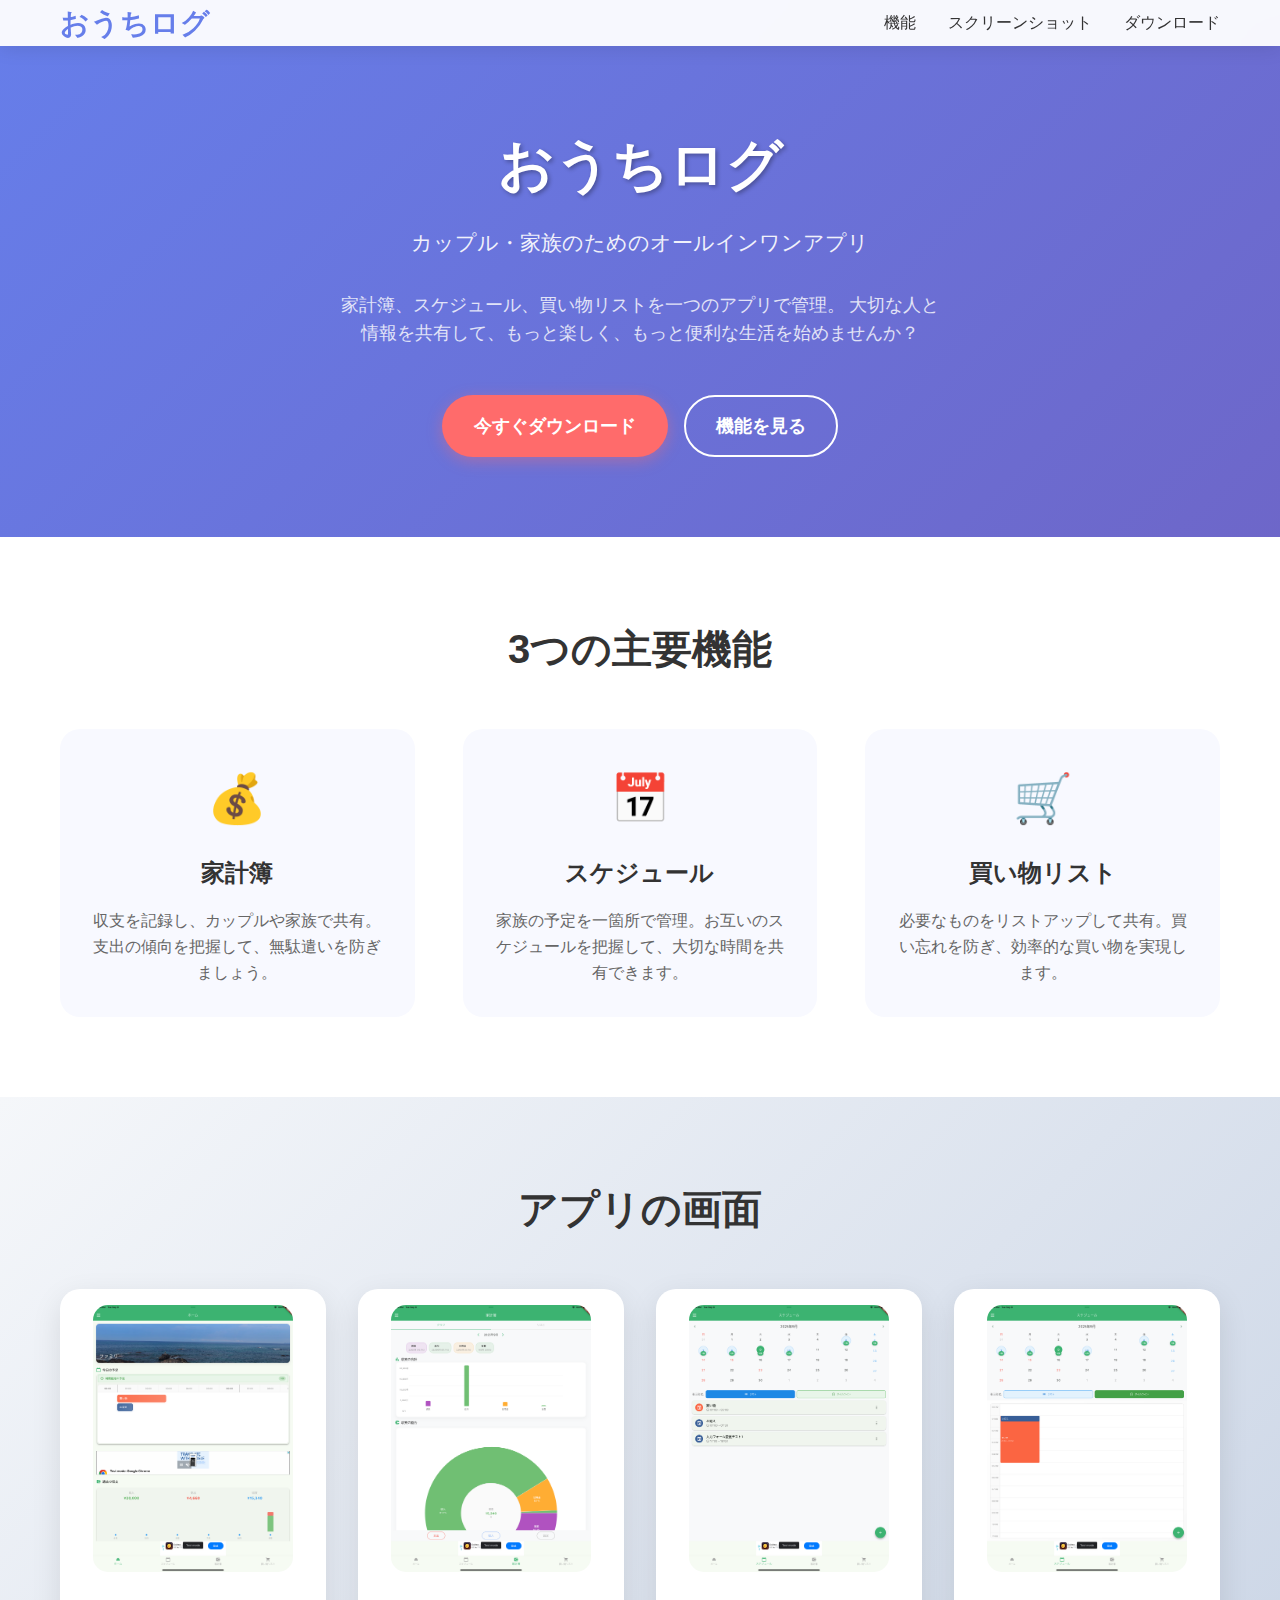
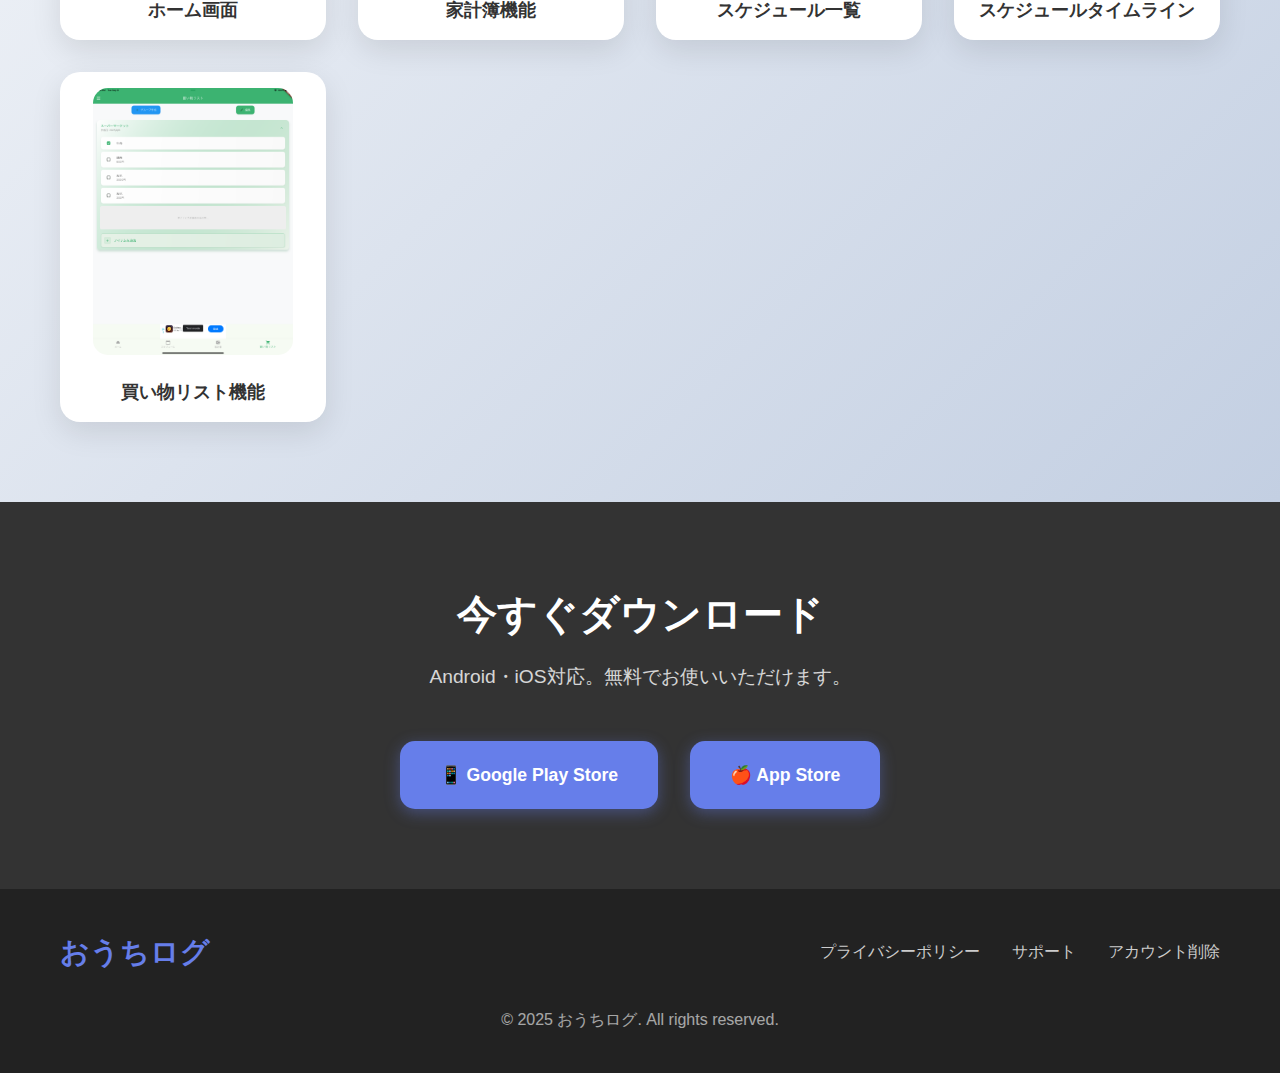
<file: index.html>
<!DOCTYPE html>
<html lang="ja">

<head>
    <meta charset="UTF-8">
    <meta name="viewport" content="width=device-width, initial-scale=1.0">
    <title>おうちログ - カップル・家族のためのオールインワンアプリ</title>
    <meta name="description" content="家計簿、スケジュール、買い物リストをカップル・家族で共有できるオールインワンアプリ。Android・iOS対応。">
    <style>
        * {
            margin: 0;
            padding: 0;
            box-sizing: border-box;
        }

        body {
            font-family: 'Hiragino Sans', 'ヒラギノ角ゴシック', 'Yu Gothic', '游ゴシック', 'Meiryo', sans-serif;
            line-height: 1.6;
            color: #333;
            background: linear-gradient(135deg, #667eea 0%, #764ba2 100%);
        }

        .container {
            max-width: 1200px;
            margin: 0 auto;
            padding: 0 20px;
        }

        /* Header */
        header {
            background: rgba(255, 255, 255, 0.95);
            backdrop-filter: blur(10px);
            position: fixed;
            top: 0;
            left: 0;
            right: 0;
            z-index: 1000;
            box-shadow: 0 2px 20px rgba(0, 0, 0, 0.1);
        }

        nav {
            display: flex;
            justify-content: space-between;
            align-items: center;
            padding: 1rem 0;
        }

        .logo {
            font-size: 1.8rem;
            font-weight: bold;
            color: #667eea;
        }

        .nav-links {
            display: flex;
            list-style: none;
            gap: 2rem;
        }

        .nav-links a {
            text-decoration: none;
            color: #333;
            font-weight: 500;
            transition: color 0.3s ease;
        }

        .nav-links a:hover {
            color: #667eea;
        }

        /* Hero Section */
        .hero {
            padding: 120px 0 80px;
            text-align: center;
            color: white;
        }

        .hero h1 {
            font-size: 3.5rem;
            margin-bottom: 1rem;
            font-weight: 700;
            text-shadow: 2px 2px 4px rgba(0, 0, 0, 0.3);
        }

        .hero .subtitle {
            font-size: 1.3rem;
            margin-bottom: 2rem;
            opacity: 0.9;
        }

        .hero .description {
            font-size: 1.1rem;
            margin-bottom: 3rem;
            max-width: 600px;
            margin-left: auto;
            margin-right: auto;
            opacity: 0.8;
        }

        .cta-buttons {
            display: flex;
            gap: 1rem;
            justify-content: center;
            flex-wrap: wrap;
        }

        .btn {
            display: inline-block;
            padding: 15px 30px;
            border-radius: 50px;
            text-decoration: none;
            font-weight: 600;
            font-size: 1.1rem;
            transition: all 0.3s ease;
            border: 2px solid transparent;
        }

        .btn-primary {
            background: #ff6b6b;
            color: white;
            box-shadow: 0 4px 15px rgba(255, 107, 107, 0.4);
        }

        .btn-primary:hover {
            background: #ff5252;
            transform: translateY(-2px);
            box-shadow: 0 6px 20px rgba(255, 107, 107, 0.6);
        }

        .btn-secondary {
            background: transparent;
            color: white;
            border: 2px solid white;
        }

        .btn-secondary:hover {
            background: white;
            color: #667eea;
            transform: translateY(-2px);
        }

        /* Features Section */
        .features {
            padding: 80px 0;
            background: white;
        }

        .section-title {
            text-align: center;
            font-size: 2.5rem;
            margin-bottom: 3rem;
            color: #333;
        }

        .features-grid {
            display: grid;
            grid-template-columns: repeat(auto-fit, minmax(300px, 1fr));
            gap: 3rem;
            margin-top: 3rem;
        }

        .feature-card {
            text-align: center;
            padding: 2rem;
            border-radius: 20px;
            background: #f8f9ff;
            transition: transform 0.3s ease, box-shadow 0.3s ease;
        }

        .feature-card:hover {
            transform: translateY(-10px);
            box-shadow: 0 20px 40px rgba(0, 0, 0, 0.1);
        }

        .feature-icon {
            font-size: 3rem;
            margin-bottom: 1rem;
        }

        .feature-card h3 {
            font-size: 1.5rem;
            margin-bottom: 1rem;
            color: #333;
        }

        .feature-card p {
            color: #666;
            line-height: 1.6;
        }

        /* Screenshots Section */
        .screenshots {
            padding: 80px 0;
            background: linear-gradient(135deg, #f5f7fa 0%, #c3cfe2 100%);
        }

        .screenshots-grid {
            display: grid;
            grid-template-columns: repeat(auto-fit, minmax(250px, 1fr));
            gap: 2rem;
            margin-top: 3rem;
        }

        .screenshot {
            text-align: center;
            background: white;
            border-radius: 20px;
            padding: 1rem;
            box-shadow: 0 10px 30px rgba(0, 0, 0, 0.1);
            transition: transform 0.3s ease;
        }

        .screenshot:hover {
            transform: scale(1.05);
        }

        .screenshot img {
            width: 100%;
            max-width: 200px;
            height: auto;
            border-radius: 15px;
            margin-bottom: 1rem;
        }

        .screenshot h4 {
            color: #333;
            font-size: 1.1rem;
        }

        /* Download Section */
        .download {
            padding: 80px 0;
            background: #333;
            color: white;
            text-align: center;
        }

        .download h2 {
            font-size: 2.5rem;
            margin-bottom: 1rem;
        }

        .download p {
            font-size: 1.2rem;
            margin-bottom: 3rem;
            opacity: 0.8;
        }

        .download-buttons {
            display: flex;
            gap: 2rem;
            justify-content: center;
            flex-wrap: wrap;
        }

        .download-btn {
            display: inline-block;
            padding: 20px 40px;
            background: #667eea;
            color: white;
            text-decoration: none;
            border-radius: 15px;
            font-weight: 600;
            font-size: 1.1rem;
            transition: all 0.3s ease;
            box-shadow: 0 4px 15px rgba(102, 126, 234, 0.4);
        }

        .download-btn:hover {
            background: #5a6fd8;
            transform: translateY(-3px);
            box-shadow: 0 6px 20px rgba(102, 126, 234, 0.6);
        }

        /* Footer */
        footer {
            background: #222;
            color: white;
            padding: 40px 0;
            text-align: center;
        }

        .footer-content {
            display: flex;
            justify-content: space-between;
            align-items: center;
            flex-wrap: wrap;
            gap: 2rem;
        }

        .footer-links {
            display: flex;
            gap: 2rem;
            list-style: none;
        }

        .footer-links a {
            color: #ccc;
            text-decoration: none;
            transition: color 0.3s ease;
        }

        .footer-links a:hover {
            color: white;
        }

        /* Responsive */
        @media (max-width: 768px) {
            .hero h1 {
                font-size: 2.5rem;
            }

            .hero .subtitle {
                font-size: 1.1rem;
            }

            .nav-links {
                display: none;
            }

            .cta-buttons {
                flex-direction: column;
                align-items: center;
            }

            .download-buttons {
                flex-direction: column;
                align-items: center;
            }

            .footer-content {
                flex-direction: column;
                text-align: center;
            }
        }
    </style>
    <!-- Google tag (gtag.js) -->
    <script async src="https://www.googletagmanager.com/gtag/js?id=G-H75MEDHP22"></script>
    <script>
        window.dataLayer = window.dataLayer || [];
        function gtag() { dataLayer.push(arguments); }
        gtag('js', new Date());

        gtag('config', 'G-H75MEDHP22');
    </script>
</head>

<body>
    <!-- Header -->
    <header>
        <nav class="container">
            <div class="logo">おうちログ</div>
            <ul class="nav-links">
                <li><a href="#features">機能</a></li>
                <li><a href="#screenshots">スクリーンショット</a></li>
                <li><a href="#download">ダウンロード</a></li>
            </ul>
        </nav>
    </header>

    <!-- Hero Section -->
    <section class="hero">
        <div class="container">
            <h1>おうちログ</h1>
            <p class="subtitle">カップル・家族のためのオールインワンアプリ</p>
            <p class="description">
                家計簿、スケジュール、買い物リストを一つのアプリで管理。
                大切な人と情報を共有して、もっと楽しく、もっと便利な生活を始めませんか？
            </p>
            <div class="cta-buttons">
                <a href="#download" class="btn btn-primary">今すぐダウンロード</a>
                <a href="#features" class="btn btn-secondary">機能を見る</a>
            </div>
        </div>
    </section>

    <!-- Features Section -->
    <section class="features" id="features">
        <div class="container">
            <h2 class="section-title">3つの主要機能</h2>
            <div class="features-grid">
                <div class="feature-card">
                    <div class="feature-icon">💰</div>
                    <h3>家計簿</h3>
                    <p>収支を記録し、カップルや家族で共有。支出の傾向を把握して、無駄遣いを防ぎましょう。</p>
                </div>
                <div class="feature-card">
                    <div class="feature-icon">📅</div>
                    <h3>スケジュール</h3>
                    <p>家族の予定を一箇所で管理。お互いのスケジュールを把握して、大切な時間を共有できます。</p>
                </div>
                <div class="feature-card">
                    <div class="feature-icon">🛒</div>
                    <h3>買い物リスト</h3>
                    <p>必要なものをリストアップして共有。買い忘れを防ぎ、効率的な買い物を実現します。</p>
                </div>
            </div>
        </div>
    </section>

    <!-- Screenshots Section -->
    <section class="screenshots" id="screenshots">
        <div class="container">
            <h2 class="section-title">アプリの画面</h2>
            <div class="screenshots-grid">
                <div class="screenshot">
                    <img src="img/home.png" alt="おうちログ ホーム画面">
                    <h4>ホーム画面</h4>
                </div>
                <div class="screenshot">
                    <img src="img/kakeibo.png" alt="おうちログ 家計簿機能">
                    <h4>家計簿機能</h4>
                </div>
                <div class="screenshot">
                    <img src="img/schedule_list_view.png" alt="おうちログ スケジュール一覧">
                    <h4>スケジュール一覧</h4>
                </div>
                <div class="screenshot">
                    <img src="img/schedule_timeline_view.png" alt="おうちログ スケジュールタイムライン">
                    <h4>スケジュールタイムライン</h4>
                </div>
                <div class="screenshot">
                    <img src="img/buy_list.png" alt="おうちログ 買い物リスト機能">
                    <h4>買い物リスト機能</h4>
                </div>
            </div>
        </div>
    </section>

    <!-- Download Section -->
    <section class="download" id="download">
        <div class="container">
            <h2>今すぐダウンロード</h2>
            <p>Android・iOS対応。無料でお使いいただけます。</p>
            <div class="download-buttons">
                <a href="#" class="download-btn">📱 Google Play Store</a>
                <a href="#" class="download-btn">🍎 App Store</a>
            </div>
        </div>
    </section>

    <!-- Footer -->
    <footer>
        <div class="container">
            <div class="footer-content">
                <div class="logo">おうちログ</div>
                <ul class="footer-links">
                    <li><a href="/privacy_policy.html">プライバシーポリシー</a></li>
                    <li><a href="/support.html">サポート</a></li>
                    <li><a href="/account_deletion.html">アカウント削除</a></li>
                </ul>
            </div>
            <p style="margin-top: 2rem; opacity: 0.6;">© 2025 おうちログ. All rights reserved.</p>
        </div>
    </footer>

    <script>
        // Smooth scrolling for navigation links
        document.querySelectorAll('a[href^="#"]').forEach(anchor => {
            anchor.addEventListener('click', function (e) {
                e.preventDefault();
                const target = document.querySelector(this.getAttribute('href'));
                if (target) {
                    target.scrollIntoView({
                        behavior: 'smooth',
                        block: 'start'
                    });
                }
            });
        });

        // Add scroll effect to header
        window.addEventListener('scroll', function () {
            const header = document.querySelector('header');
            if (window.scrollY > 100) {
                header.style.background = 'rgba(255, 255, 255, 0.98)';
            } else {
                header.style.background = 'rgba(255, 255, 255, 0.95)';
            }
        });
    </script>
</body>

</html>
</file>
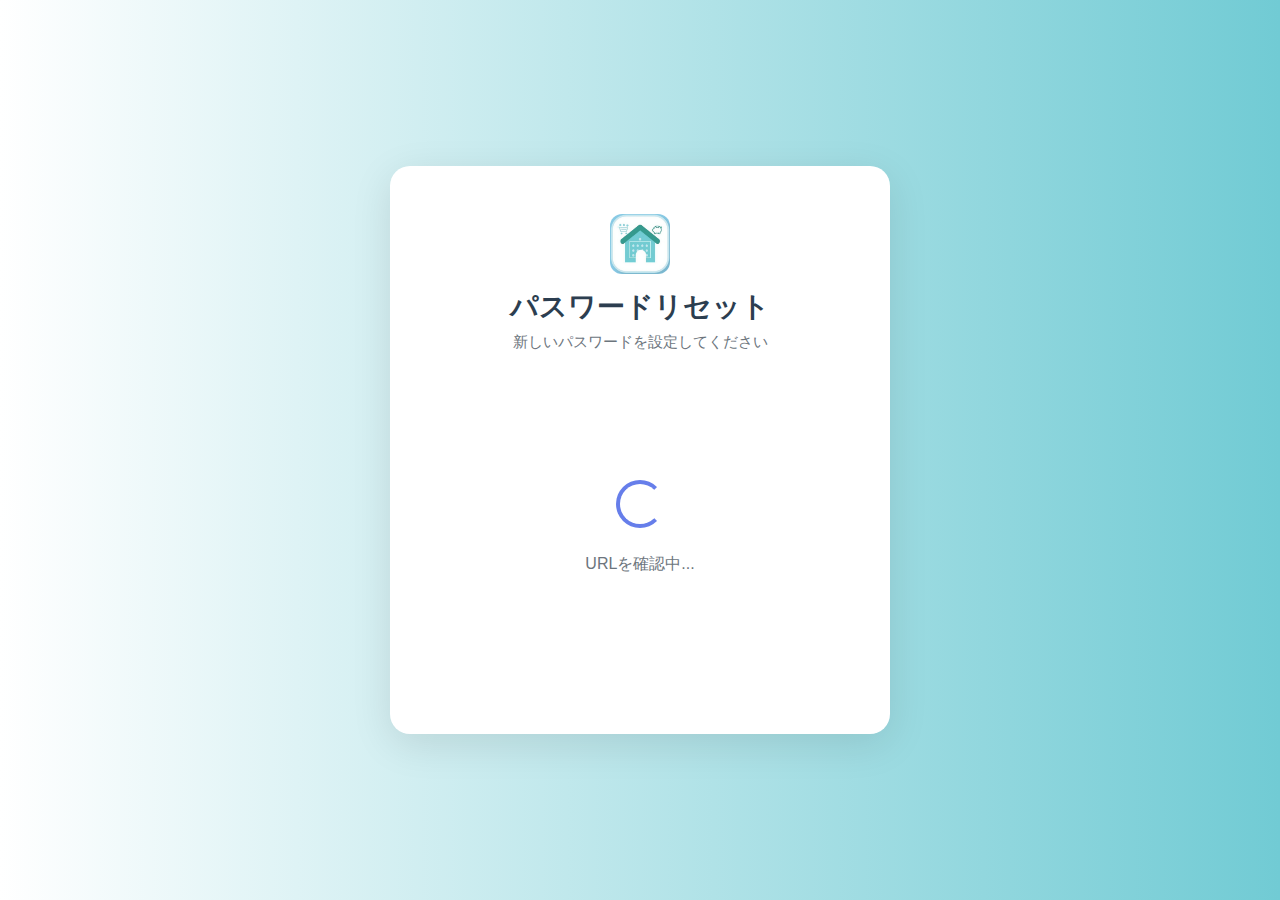
<file: resetPassword/index.html>
<!DOCTYPE html>
<html lang="ja">

<head>
    <meta charset="UTF-8">
    <meta name="viewport" content="width=device-width, initial-scale=1.0">

    <!-- Primary Meta Tags -->
    <title>パスワードリセット - おうちログ</title>
    <meta name="title" content="パスワードリセット - おうちログ">
    <meta name="description" content="おうちログのパスワードをリセットします。">
    <meta name="robots" content="noindex, nofollow">
    <meta name="language" content="Japanese">

    <!-- Open Graph / Facebook -->
    <meta property="og:type" content="website">
    <meta property="og:url" content="https://outilog.com/resetPassword/">
    <meta property="og:title" content="パスワードリセット - おうちログ">
    <meta property="og:description" content="おうちログのパスワードをリセットします。">
    <meta property="og:site_name" content="おうちログ">
    <meta property="og:locale" content="ja_JP">

    <!-- Twitter -->
    <meta property="twitter:card" content="summary">
    <meta property="twitter:url" content="https://outilog.com/resetPassword/">
    <meta property="twitter:title" content="パスワードリセット - おうちログ">
    <meta property="twitter:description" content="おうちログのパスワードをリセットします。">

    <!-- Additional SEO Meta Tags -->
    <meta name="theme-color" content="#667eea">
    <meta name="mobile-web-app-capable" content="yes">
    <meta name="apple-mobile-web-app-status-bar-style" content="default">
    <meta name="apple-mobile-web-app-title" content="おうちログ">

    <!-- Favicon -->
    <link rel="icon" type="image/jpeg" href="../img/icon.jpg">
    <link rel="apple-touch-icon" href="../img/icon.jpg">
    <link rel="shortcut icon" href="../img/icon.jpg">

    <!-- Preconnect for performance -->
    <link rel="preconnect" href="https://www.googletagmanager.com">
    <link rel="preconnect" href="https://fonts.googleapis.com">
    <link rel="preconnect" href="https://fonts.gstatic.com" crossorigin>

    <!-- Bootstrap CSS -->
    <link href="https://cdn.jsdelivr.net/npm/bootstrap@5.3.0/dist/css/bootstrap.min.css" rel="stylesheet">
    <link rel="stylesheet" href="../assets/index.css">

    <!-- Google tag (gtag.js) -->
    <script async src="https://www.googletagmanager.com/gtag/js?id=G-H75MEDHP22"></script>
    <script>
        window.dataLayer = window.dataLayer || [];
        function gtag() { dataLayer.push(arguments); }
        gtag('js', new Date());

        gtag('config', 'G-H75MEDHP22', {
            page_title: 'パスワードリセット - おうちログ',
            page_location: window.location.href
        });
    </script>

    <style>
        body {
            background: linear-gradient(to right, #ffffff, #71cbd4);
            min-height: 100vh;
            display: flex;
            align-items: center;
            justify-content: center;
            padding: 20px;
        }

        .reset-password-container {
            background: white;
            border-radius: 20px;
            box-shadow: 0 10px 40px rgba(0, 0, 0, 0.1);
            padding: 3rem;
            max-width: 500px;
            width: 100%;
        }

        .reset-password-header {
            text-align: center;
            margin-bottom: 2rem;
        }

        .reset-password-header img {
            width: 60px;
            height: 60px;
            border-radius: 12px;
            margin-bottom: 1rem;
        }

        .reset-password-header h1 {
            font-size: 1.75rem;
            font-weight: bold;
            color: #2c3e50;
            margin-bottom: 0.5rem;
        }

        .reset-password-header p {
            color: #6c757d;
            font-size: 0.95rem;
        }

        .form-label {
            font-weight: 600;
            color: #2c3e50;
            margin-bottom: 0.5rem;
        }

        .form-control {
            border-radius: 12px;
            border: 2px solid #e9ecef;
            padding: 0.75rem 1rem;
            font-size: 1rem;
            transition: all 0.3s ease;
        }

        .form-control:focus {
            border-color: #667eea;
            box-shadow: 0 0 0 0.2rem rgba(102, 126, 234, 0.25);
        }

        .btn-reset {
            background: linear-gradient(to right, #667eea, #764ba2);
            border: none;
            border-radius: 12px;
            padding: 0.75rem 2rem;
            font-size: 1.1rem;
            font-weight: 600;
            color: white;
            width: 100%;
            transition: all 0.3s ease;
            margin-top: 1rem;
        }

        .btn-reset:hover {
            transform: translateY(-2px);
            box-shadow: 0 5px 20px rgba(102, 126, 234, 0.4);
        }

        .btn-reset:disabled {
            opacity: 0.6;
            cursor: not-allowed;
            transform: none;
        }

        .alert {
            border-radius: 12px;
            border: none;
            margin-bottom: 1.5rem;
        }

        .alert-success {
            background-color: #d4edda;
            color: #155724;
        }

        .alert-danger {
            background-color: #f8d7da;
            color: #721c24;
        }

        .spinner-border {
            width: 1rem;
            height: 1rem;
            border-width: 0.15em;
        }

        .password-toggle {
            position: relative;
        }

        .password-toggle-icon {
            position: absolute;
            right: 15px;
            top: 50%;
            transform: translateY(-50%);
            cursor: pointer;
            color: #6c757d;
            z-index: 10;
        }

        .password-toggle-icon:hover {
            color: #667eea;
        }

        .form-control.is-invalid {
            border-color: #dc3545;
            background-image: none;
            padding-right: 0.75rem;
        }

        .form-control.is-valid {
            border-color: #28a745;
            background-image: none;
            padding-right: 0.75rem;
        }

        .form-control.is-valid:focus,
        .form-control.is-invalid:focus {
            background-image: none;
        }

        .invalid-feedback {
            display: block;
            width: 100%;
            margin-top: 0.25rem;
            font-size: 0.875rem;
            color: #dc3545;
        }

        .valid-feedback {
            display: block;
            width: 100%;
            margin-top: 0.25rem;
            font-size: 0.875rem;
            color: #28a745;
        }

        .password-requirements {
            margin-top: 0.5rem;
            font-size: 0.875rem;
        }

        .password-requirement {
            margin-bottom: 0.25rem;
        }

        .loading-container {
            display: flex;
            flex-direction: column;
            align-items: center;
            justify-content: center;
            padding: 3rem;
            min-height: 300px;
        }

        .loading-spinner {
            width: 3rem;
            height: 3rem;
            border: 0.3em solid #667eea;
            border-right-color: transparent;
            border-radius: 50%;
            animation: spinner-border 0.75s linear infinite;
            display: inline-block;
        }

        @keyframes spinner-border {
            to {
                transform: rotate(360deg);
            }
        }

        .loading-text {
            margin-top: 1.5rem;
            color: #6c757d;
            font-size: 1rem;
        }

        .form-container {
            display: none;
        }

        .form-container.show {
            display: block;
        }

        .loading-container.hide {
            display: none;
        }

        @media (max-width: 576px) {
            .reset-password-container {
                padding: 2rem 1.5rem;
            }

            .reset-password-header h1 {
                font-size: 1.5rem;
            }
        }
    </style>
</head>

<body>
    <div class="reset-password-container">
        <div class="reset-password-header">
            <img src="../img/icon.jpg" alt="おうちログ">
            <h1>パスワードリセット</h1>
            <p>新しいパスワードを設定してください</p>
        </div>

        <div id="alertContainer"></div>

        <!-- ローディングスピナー -->
        <div class="loading-container" id="loadingContainer">
            <div class="loading-spinner" role="status" aria-label="読み込み中">
            </div>
            <p class="loading-text">URLを確認中...</p>
        </div>

        <!-- フォームコンテナ -->
        <div class="form-container" id="formContainer">
            <form id="resetPasswordForm">
                <div class="mb-3">
                    <label for="newPassword" class="form-label">変更後のパスワード</label>
                    <div class="password-toggle">
                        <input type="password" class="form-control" id="newPassword" name="newPassword"
                            pattern="[A-Za-z0-9]+" required>
                        <span class="password-toggle-icon" onclick="togglePassword('newPassword', this)">
                            <i class="bi bi-eye"></i>
                        </span>
                    </div>
                </div>

                <div class="mb-3">
                    <label for="confirmPassword" class="form-label">パスワード確認</label>
                    <div class="password-toggle">
                        <input type="password" class="form-control" id="confirmPassword" name="confirmPassword"
                            pattern="[A-Za-z0-9]+" required>
                        <span class="password-toggle-icon" onclick="togglePassword('confirmPassword', this)">
                            <i class="bi bi-eye"></i>
                        </span>
                    </div>
                </div>

                <div class="password-requirements" id="passwordRequirements">
                    <div class="password-requirement" id="reqLength">
                        <span>8文字以上</span>
                    </div>
                    <div class="password-requirement" id="reqUppercase">
                        <span>大文字を1文字以上</span>
                    </div>
                    <div class="password-requirement" id="reqLowercase">
                        <span>小文字を1文字以上</span>
                    </div>
                    <div class="password-requirement" id="reqNumber">
                        <span>数字を1文字以上</span>
                    </div>
                    <div class="password-requirement" id="reqAlphanumeric">
                        <span>英数字のみ（記号は使用不可）</span>
                    </div>
                </div>

                <button type="submit" class="btn btn-reset" id="submitBtn" disabled>
                    <span id="submitText">パスワードを変更</span>
                    <span id="submitSpinner" class="spinner-border spinner-border-sm d-none" role="status"
                        aria-hidden="true"></span>
                </button>
            </form>
        </div>
    </div>

    <!-- Bootstrap JS -->
    <script src="https://cdn.jsdelivr.net/npm/bootstrap@5.3.0/dist/js/bootstrap.bundle.min.js"></script>
    <!-- Bootstrap Icons -->
    <link rel="stylesheet" href="https://cdn.jsdelivr.net/npm/bootstrap-icons@1.11.0/font/bootstrap-icons.css">

    <script>

        document.addEventListener("DOMContentLoaded", async () => {
            const urlParams = new URLSearchParams(window.location.search);
            console.log(urlParams.get("token"));
            const response = await fetch(`https://us-central1-outi-log.cloudfunctions.net/checkResetPageVisible`, {
                method: "POST",
                body: JSON.stringify({
                    token: urlParams.get("token")
                })
            });
            console.log(response);

            const loadingContainer = document.getElementById("loadingContainer");
            loadingContainer.classList.add("hide");
            const formContainer = document.getElementById("formContainer");
            formContainer.classList.add("show");

            const resetPasswordForm = document.getElementById("resetPasswordForm");
            resetPasswordForm.addEventListener("submit", async (event) => {
                event.preventDefault();
                const newPassword = document.getElementById("newPassword").value;
                const confirmPassword = document.getElementById("confirmPassword").value;
            });
        });
    </script>
</body>

</html>
</file>
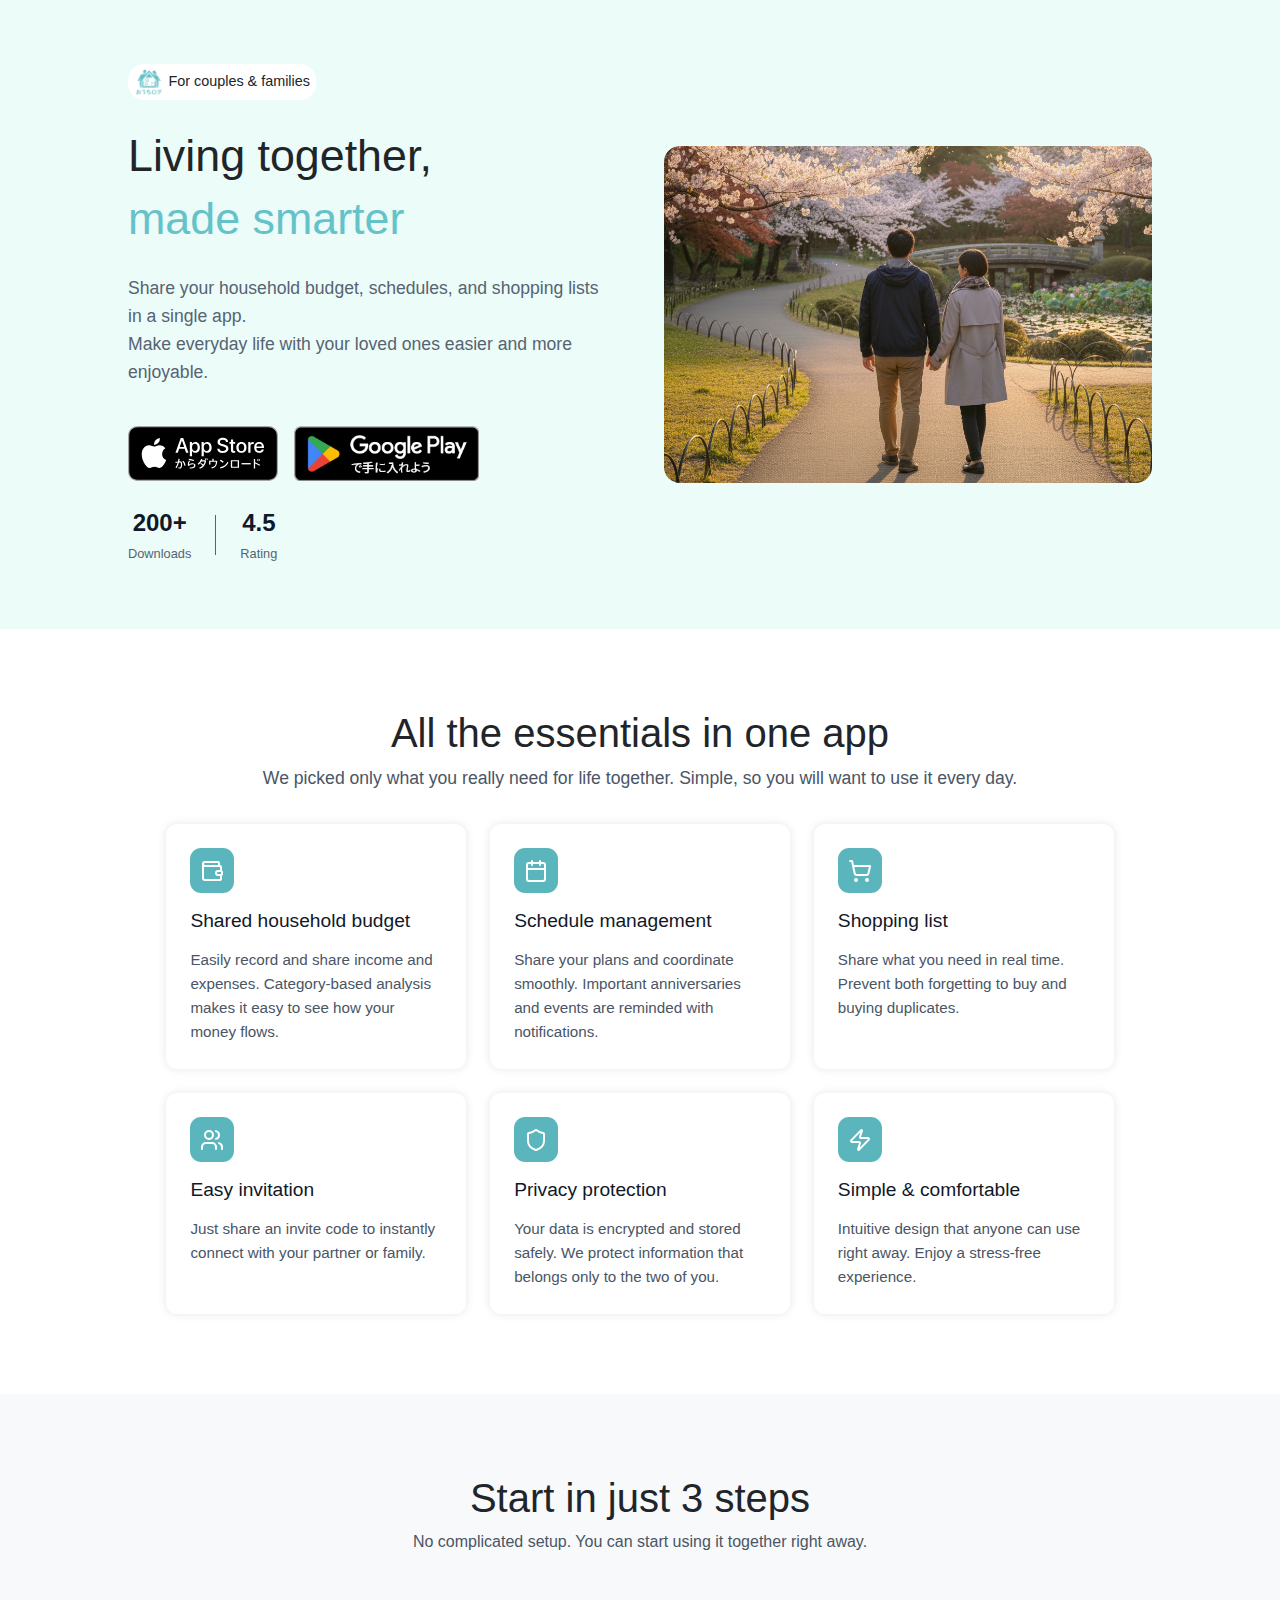
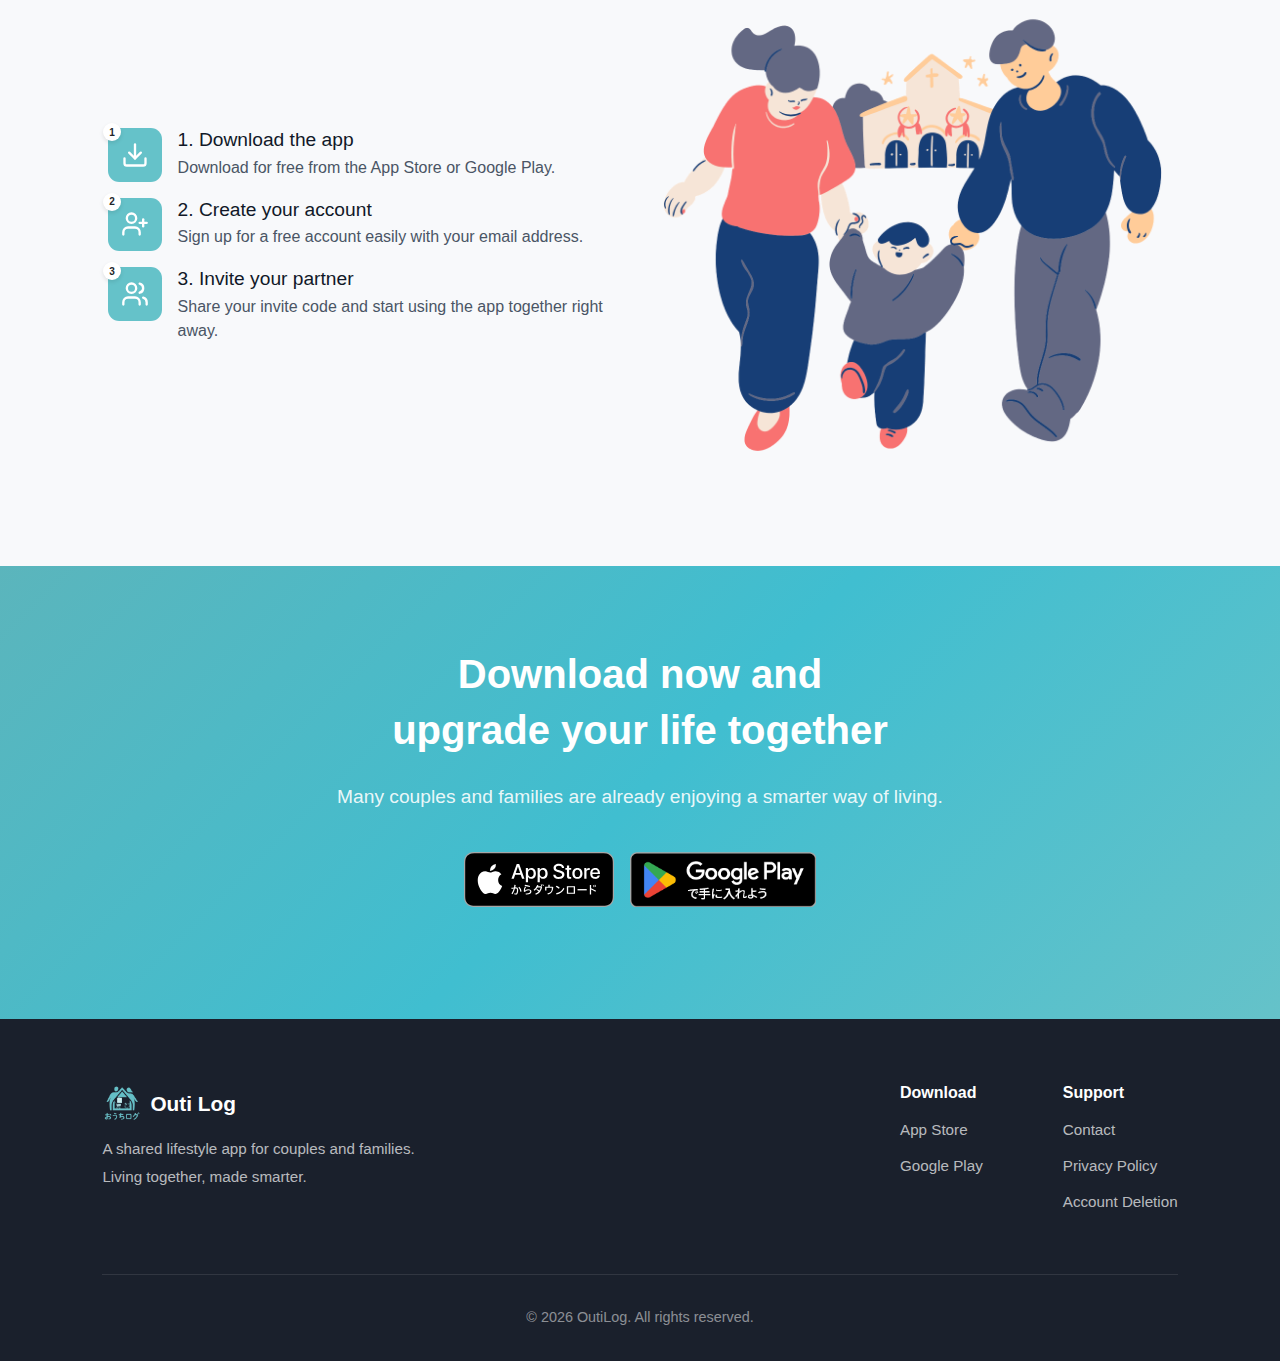
<file: lp/en/index.html>
<!DOCTYPE html>
<html lang="en">

<head>
    <meta charset="UTF-8">
    <meta name="viewport" content="width=device-width, initial-scale=1.0">

    <!-- Primary Meta Tags -->
    <title>OutiLog - Shared household budget, schedule & shopping list app for couples and families</title>
    <meta name="title"
        content="OutiLog - Shared household budget, schedule & shopping list app for couples and families">
    <meta name="description"
        content="All-in-one app to share your household budget, schedules, and shopping lists with your partner or family. Available on Android & iOS. Free to download. Make money and schedule management easier together.">
    <meta name="keywords"
        content="household budget, schedule, shopping list, shared app, couples, families, money management, schedule management, Android, iOS, free app, OutiLog">
    <meta name="author" content="OutiLog">
    <meta name="robots" content="index, follow">
    <meta name="language" content="English">
    <meta name="revisit-after" content="7 days">

    <!-- Open Graph / Facebook -->
    <meta property="og:type" content="website">
    <meta property="og:url" content="https://outilog.com/lp/en/">
    <meta property="og:title"
        content="OutiLog - Shared household budget, schedule & shopping list app for couples and families">
    <meta property="og:description"
        content="All-in-one app to share your household budget, schedules, and shopping lists with your partner or family. Available on Android & iOS. Free to download.">
    <meta property="og:image" content="https://outilog.com/img/ogp_card/card.png">
    <meta property="og:image:width" content="1200">
    <meta property="og:image:height" content="630">
    <meta property="og:site_name" content="Outi Log">
    <meta property="og:locale" content="en_US">

    <!-- Twitter -->
    <meta property="twitter:card" content="summary_large_image">
    <meta property="twitter:url" content="https://outilog.com/lp/en/">
    <meta property="twitter:title"
        content="OutiLog - Shared household budget, schedule & shopping list app for couples and families">
    <meta property="twitter:description"
        content="All-in-one app to share your household budget, schedules, and shopping lists with your partner or family. Available on Android & iOS. Free to download.">
    <meta property="twitter:image" content="https://outilog.com/img/ogp_card/card.png">

    <!-- Additional SEO Meta Tags -->
    <meta name="theme-color" content="#667eea">
    <meta name="msapplication-TileColor" content="#667eea">
    <meta name="mobile-web-app-capable" content="yes">
    <meta name="apple-mobile-web-app-status-bar-style" content="default">
    <meta name="apple-mobile-web-app-title" content="Outi Log">

    <!-- Canonical URL -->
    <link rel="canonical" href="https://outilog.com/lp/en/">

    <!-- Favicon -->
    <link rel="icon" type="image/jpeg" href="../../img/favicon_32px.ico">
    <link rel="apple-touch-icon" href="../../img/favicon_32px.ico">
    <link rel="icon" type="image/jpeg" sizes="32x32" href="../../img/favicon_32px.ico">
    <link rel="icon" type="image/jpeg" sizes="16x16" href="../../img/favicon_32px.ico">
    <link rel="shortcut icon" href="../../img/favicon_32px.ico">

    <!-- Preconnect for performance -->
    <link rel="preconnect" href="https://www.googletagmanager.com">
    <link rel="preconnect" href="https://fonts.googleapis.com">
    <link rel="preconnect" href="https://fonts.gstatic.com" crossorigin>
    <link rel="preconnect" href="https://www.clarity.ms">

    <!-- Microsoft Clarity -->
    <script type="text/javascript">
        (function (c, l, a, r, i, t, y) {
            c[a] = c[a] || function () { (c[a].q = c[a].q || []).push(arguments) };
            t = l.createElement(r); t.async = 1; t.src = "https://www.clarity.ms/tag/" + i;
            y = l.getElementsByTagName(r)[0]; y.parentNode.insertBefore(t, y);
        })(window, document, "clarity", "script", "vjturlj6cl");
    </script>

    <!-- Structured Data -->
    <script type="application/ld+json">
    {
        "@context": "https://schema.org",
        "@type": "SoftwareApplication",
        "name": "Outi Log",
        "description": "All-in-one app to share your household budget, schedules, and shopping lists with your partner or family.",
        "url": "https://outilog.com/lp/en/",
        "applicationCategory": "LifestyleApplication",
        "operatingSystem": ["Android", "iOS"],
        "offers": {
            "@type": "Offer",
            "price": "0",
            "priceCurrency": "JPY"
        },
        "aggregateRating": {
            "@type": "AggregateRating",
            "ratingValue": "4.5",
            "ratingCount": "100"
        },
        "author": {
            "@type": "Organization",
            "name": "Outi Log"
        },
        "screenshot": [
            "https://outilog.com/img/ogp_card/card.png",
            "https://outilog.com/img/home.png",
            "https://outilog.com/img/kakeibo.png",
            "https://outilog.com/img/schedule_list_view.png",
            "https://outilog.com/img/schedule_timeline_view.png",
            "https://outilog.com/img/buy_list.png"
        ],
        "featureList": [
            "Shared household budget",
            "Schedule management",
            "Shopping list",
            "Information sharing between family members or couples"
        ]
    }
    </script>

    <!-- Bootstrap CSS -->
    <link href="https://cdn.jsdelivr.net/npm/bootstrap@5.3.0/dist/css/bootstrap.min.css" rel="stylesheet">
    <link rel="stylesheet" href="../../assets/LP/index.css">

    <!-- Google tag (gtag.js) -->
    <script async src="https://www.googletagmanager.com/gtag/js?id=G-H75MEDHP22"></script>
    <script>
        window.dataLayer = window.dataLayer || [];
        function gtag() { dataLayer.push(arguments); }
        gtag('js', new Date());

        gtag('config', 'G-H75MEDHP22', {
            page_title: 'Outi Log - Shared household budget, schedule & shopping list app for couples and families',
            page_location: window.location.href
        });
    </script>
</head>

<body>
    <!-- Header -->
    <header class="d-flex flex-column flex-lg-row justify-content-center align-items-center">
        <div class="header-left d-flex flex-column justify-content-center align-items-center align-items-lg-start">
            <div class="header-left-top">
                <img src="../../img/logo_rm_bg.png" alt="Outi Log" width="30" height="30">
                <span>
                    For couples & families
                </span>
            </div>
            <h1 class="header-left-title">Living together, <br> <span>made smarter</span></h1>
            <p class="header-left-description">
                Share your household budget, schedules, and shopping lists in a single app.<br>Make everyday life with
                your loved ones easier and more enjoyable.
            </p>
            <div class="header-left-app-link d-flex flex-row flex-wrap">
                <a href="https://apps.apple.com/jp/app/%E3%82%B9%E3%82%B1%E3%82%B8%E3%83%A5%E3%83%BC%E3%83%AB-%E5%AE%B6%E8%A8%88%E7%B0%BF-%E8%B2%B7%E3%81%84%E7%89%A9%E3%83%AA%E3%82%B9%E3%83%88%E3%81%AE%E5%85%B1%E6%9C%89-%E3%81%8A%E3%81%86%E3%81%A1%E3%83%AD%E3%82%B0/id6752274163"
                    class="app-link-ios">
                    <img src="../../img/app_button/Download_on_the_App_Store_Badge_JP_RGB_blk_100317.svg"
                        alt="App Store">
                </a>
                <a href="https://play.google.com/store/apps/details?id=com.prod.outilog" class="app-link-android">
                    <img src="../../img/app_button/GetItOnGooglePlay_Badge_Web_color_Japanese.png" alt="Google Play">
                </a>
            </div>
            <div class="header-left-download-count d-flex flex-row justify-content-center justify-content-lg-start">
                <div><span class="count-number">200+</span><br><span class="count-label">Downloads</span></div>
                <div class="divider"></div>
                <div><span class="count-number">4.5</span><br><span class="count-label">Rating</span></div>
            </div>
        </div>
        <div class="header-right">
            <img src="../../img/lp/app_image.png" alt="Outi Log">
        </div>
    </header>
    <main>
        <section>
            <div class="feature-title">
                <h2>All the essentials in one app</h2>
                <p>We picked only what you really need for life together. Simple, so you will want to use it every day.
                </p>
            </div>
            <div class="feature-cards row g-4 justify-content-center px-10">
                <div class="col-12 col-md-6 col-xl-4 d-flex">
                    <div class="feature-card d-flex flex-column w-100">
                        <div class="feature-card-icon">
                            <svg xmlns="http://www.w3.org/2000/svg" width="24" height="24" viewBox="0 0 24 24"
                                fill="none" stroke="currentColor" stroke-width="2" stroke-linecap="round"
                                stroke-linejoin="round" class="lucide lucide-wallet w-7 h-7 text-white"
                                aria-hidden="true">
                                <path
                                    d="M19 7V4a1 1 0 0 0-1-1H5a2 2 0 0 0 0 4h15a1 1 0 0 1 1 1v4h-3a2 2 0 0 0 0 4h3a1 1 0 0 0 1-1v-2a1 1 0 0 0-1-1">
                                </path>
                                <path d="M3 5v14a2 2 0 0 0 2 2h15a1 1 0 0 0 1-1v-4"></path>
                            </svg>
                        </div>
                        <h3>Shared household budget</h3>
                        <p>Easily record and share income and expenses. Category-based analysis makes it easy to see how
                            your money flows.</p>
                    </div>
                </div>
                <div class="col-12 col-md-6 col-xl-4 d-flex">
                    <div class="feature-card d-flex flex-column w-100">
                        <div class="feature-card-icon">
                            <svg xmlns="http://www.w3.org/2000/svg" width="24" height="24" viewBox="0 0 24 24"
                                fill="none" stroke="currentColor" stroke-width="2" stroke-linecap="round"
                                stroke-linejoin="round" class="lucide lucide-calendar w-7 h-7 text-white"
                                aria-hidden="true">
                                <path d="M8 2v4"></path>
                                <path d="M16 2v4"></path>
                                <rect width="18" height="18" x="3" y="4" rx="2"></rect>
                                <path d="M3 10h18"></path>
                            </svg>
                        </div>
                        <h3>Schedule management</h3>
                        <p>Share your plans and coordinate smoothly. Important anniversaries and events are reminded
                            with notifications.</p>
                    </div>
                </div>
                <div class="col-12 col-md-6 col-xl-4 d-flex">
                    <div class="feature-card d-flex flex-column w-100">
                        <div class="feature-card-icon">
                            <svg xmlns="http://www.w3.org/2000/svg" width="24" height="24" viewBox="0 0 24 24"
                                fill="none" stroke="currentColor" stroke-width="2" stroke-linecap="round"
                                stroke-linejoin="round" class="lucide lucide-shopping-cart w-7 h-7 text-white"
                                aria-hidden="true">
                                <circle cx="8" cy="21" r="1"></circle>
                                <circle cx="19" cy="21" r="1"></circle>
                                <path
                                    d="M2.05 2.05h2l2.66 12.42a2 2 0 0 0 2 1.58h9.78a2 2 0 0 0 1.95-1.57l1.65-7.43H5.12">
                                </path>
                            </svg>
                        </div>
                        <h3>Shopping list</h3>
                        <p>Share what you need in real time. Prevent both forgetting to buy and buying duplicates.</p>
                    </div>
                </div>
                <div class="col-12 col-md-6 col-xl-4 d-flex">
                    <div class="feature-card d-flex flex-column w-100">
                        <div class="feature-card-icon">
                            <svg xmlns="http://www.w3.org/2000/svg" width="24" height="24" viewBox="0 0 24 24"
                                fill="none" stroke="currentColor" stroke-width="2" stroke-linecap="round"
                                stroke-linejoin="round" class="lucide lucide-users w-7 h-7 text-white"
                                aria-hidden="true">
                                <path d="M16 21v-2a4 4 0 0 0-4-4H6a4 4 0 0 0-4 4v2"></path>
                                <path d="M16 3.128a4 4 0 0 1 0 7.744"></path>
                                <path d="M22 21v-2a4 4 0 0 0-3-3.87"></path>
                                <circle cx="9" cy="7" r="4"></circle>
                            </svg>
                        </div>
                        <h3>Easy invitation</h3>
                        <p>Just share an invite code to instantly connect with your partner or family.</p>
                    </div>
                </div>
                <div class="col-12 col-md-6 col-xl-4 d-flex">
                    <div class="feature-card d-flex flex-column w-100">
                        <div class="feature-card-icon">
                            <svg xmlns="http://www.w3.org/2000/svg" width="24" height="24" viewBox="0 0 24 24"
                                fill="none" stroke="currentColor" stroke-width="2" stroke-linecap="round"
                                stroke-linejoin="round" class="lucide lucide-shield w-7 h-7 text-white"
                                aria-hidden="true">
                                <path
                                    d="M20 13c0 5-3.5 7.5-7.66 8.95a1 1 0 0 1-.67-.01C7.5 20.5 4 18 4 13V6a1 1 0 0 1 1-1c2 0 4.5-1.2 6.24-2.72a1.17 1.17 0 0 1 1.52 0C14.51 3.81 17 5 19 5a1 1 0 0 1 1 1z">
                                </path>
                            </svg>
                        </div>
                        <h3>Privacy protection</h3>
                        <p>Your data is encrypted and stored safely. We protect information that belongs only to the two
                            of you.</p>
                    </div>
                </div>
                <div class="col-12 col-md-6 col-xl-4 d-flex">
                    <div class="feature-card d-flex flex-column w-100">
                        <div class="feature-card-icon">
                            <svg xmlns="http://www.w3.org/2000/svg" width="24" height="24" viewBox="0 0 24 24"
                                fill="none" stroke="currentColor" stroke-width="2" stroke-linecap="round"
                                stroke-linejoin="round" class="lucide lucide-zap w-7 h-7 text-white" aria-hidden="true">
                                <path
                                    d="M4 14a1 1 0 0 1-.78-1.63l9.9-10.2a.5.5 0 0 1 .86.46l-1.92 6.02A1 1 0 0 0 13 10h7a1 1 0 0 1 .78 1.63l-9.9 10.2a.5.5 0 0 1-.86-.46l1.92-6.02A1 1 0 0 0 11 14z">
                                </path>
                            </svg>
                        </div>
                        <h3>Simple & comfortable</h3>
                        <p>Intuitive design that anyone can use right away. Enjoy a stress-free experience.</p>
                    </div>
                </div>
            </div>
        </section>
        <section>
            <div class="starter-title text-center">
                <h2>Start in just 3 steps</h2>
                <p>No complicated setup. You can start using it together right away.</p>
            </div>
            <div class="starter-content row justify-content-center align-items-center">
                <div class="starter-content-discriptions d-flex flex-column gap-3 col-12 col-lg-6 order-2 order-lg-1">
                    <div class="starter-content-discription d-flex">
                        <div class="starter-content-discription-icon">
                            <span>1</span>
                            <div class="starter-content-discription-icon-svg">
                                <svg xmlns="http://www.w3.org/2000/svg" width="24" height="24" viewBox="0 0 24 24"
                                    fill="none" stroke="currentColor" stroke-width="2" stroke-linecap="round"
                                    stroke-linejoin="round" class="lucide lucide-download w-8 h-8 text-white"
                                    aria-hidden="true">
                                    <path d="M12 15V3"></path>
                                    <path d="M21 15v4a2 2 0 0 1-2 2H5a2 2 0 0 1-2-2v-4"></path>
                                    <path d="m7 10 5 5 5-5"></path>
                                </svg>
                            </div>
                        </div>
                        <div class="starter-content-discription-sentence d-flex flex-column">
                            <h3>1. Download the app</h3>
                            <p>Download for free from the App Store or Google Play.</p>
                        </div>
                    </div>
                    <div class="starter-content-discription d-flex">
                        <div class="starter-content-discription-icon">
                            <span>2</span>
                            <div class="starter-content-discription-icon-svg">
                                <svg xmlns="http://www.w3.org/2000/svg" width="24" height="24" viewBox="0 0 24 24"
                                    fill="none" stroke="currentColor" stroke-width="2" stroke-linecap="round"
                                    stroke-linejoin="round" class="lucide lucide-user-plus w-8 h-8 text-white"
                                    aria-hidden="true">
                                    <path d="M16 21v-2a4 4 0 0 0-4-4H6a4 4 0 0 0-4 4v2"></path>
                                    <circle cx="9" cy="7" r="4"></circle>
                                    <line x1="19" x2="19" y1="8" y2="14"></line>
                                    <line x1="22" x2="16" y1="11" y2="11"></line>
                                </svg>
                            </div>
                        </div>
                        <div class="starter-content-discription-sentence d-flex flex-column">
                            <h3>2. Create your account</h3>
                            <p>Sign up for a free account easily with your email address.</p>
                        </div>
                    </div>
                    <div class="starter-content-discription d-flex">
                        <div class="starter-content-discription-icon">
                            <span>3</span>
                            <div class="starter-content-discription-icon-svg">
                                <svg xmlns="http://www.w3.org/2000/svg" width="24" height="24" viewBox="0 0 24 24"
                                    fill="none" stroke="currentColor" stroke-width="2" stroke-linecap="round"
                                    stroke-linejoin="round" class="lucide lucide-users w-8 h-8 text-white"
                                    aria-hidden="true">
                                    <path d="M16 21v-2a4 4 0 0 0-4-4H6a4 4 0 0 0-4 4v2"></path>
                                    <circle cx="9" cy="7" r="4"></circle>
                                    <path d="M22 21v-2a4 4 0 0 0-3-3.87"></path>
                                    <path d="M16 3.13a4 4 0 0 1 0 7.75"></path>
                                </svg>
                            </div>
                        </div>
                        <div class="starter-content-discription-sentence d-flex flex-column">
                            <h3>3. Invite your partner</h3>
                            <p>Share your invite code and start using the app together right away.</p>
                        </div>
                    </div>
                </div>
                <div class="starter-content-image col-12 col-lg-6 order-1 order-lg-2 mb-4 mb-lg-0">
                    <img src="../../img/lp/lp_header.png" alt="OutiLog">
                </div>
            </div>
            <div>

            </div>
        </section>
        <section class="cta-section">
            <div class="cta-content">
                <h2>Download now and<br>upgrade your life together</h2>
                <p class="cta-description">Many couples and families are already enjoying a smarter way of living.</p>
                <div class="cta-buttons">
                    <a href="https://apps.apple.com/jp/app/%E3%82%B9%E3%82%B1%E3%82%B8%E3%83%A5%E3%83%BC%E3%83%AB-%E5%AE%B6%E8%A8%88%E7%B0%BF-%E8%B2%B7%E3%81%84%E7%89%A9%E3%83%AA%E3%82%B9%E3%83%88%E3%81%AE%E5%85%B1%E6%9C%89-%E3%81%8A%E3%81%86%E3%81%A1%E3%83%AD%E3%82%B0/id6752274163"
                        class="cta-app-link">
                        <img src="../../img/app_button/Download_on_the_App_Store_Badge_JP_RGB_blk_100317.svg"
                            alt="App Store">
                    </a>
                    <a href="https://play.google.com/store/apps/details?id=com.prod.outilog" class="cta-app-link">
                        <img src="../../img/app_button/GetItOnGooglePlay_Badge_Web_color_Japanese.png"
                            alt="Google Play">
                    </a>
                </div>
            </div>
        </section>
        <footer>
            <div class="footer-content">
                <div class="footer-brand">
                    <div class="footer-logo">
                        <span class="footer-logo-icon"><img src="../../img/logo_rm_bg.png" alt="Outi Log" width="40"
                                height="40"></span>
                        <span class="footer-logo-text">Outi Log</span>
                    </div>
                    <p class="footer-description">A shared lifestyle app for couples and families.<br>Living together,
                        made smarter.</p>
                </div>
                <div class="footer-links">
                    <div class="footer-links-column">
                        <h4>Download</h4>
                        <ul>
                            <li><a
                                    href="https://apps.apple.com/jp/app/%E3%82%B9%E3%82%B1%E3%82%B8%E3%83%A5%E3%83%BC%E3%83%AB-%E5%AE%B6%E8%A8%88%E7%B0%BF-%E8%B2%B7%E3%81%84%E7%89%A9%E3%83%AA%E3%82%B9%E3%83%88%E3%81%AE%E5%85%B1%E6%9C%89-%E3%81%8A%E3%81%86%E3%81%A1%E3%83%AD%E3%82%B0/id6752274163">App
                                    Store</a></li>
                            <li><a href="https://play.google.com/store/apps/details?id=com.prod.outilog">Google
                                    Play</a></li>
                        </ul>
                    </div>
                    <div class="footer-links-column">
                        <h4>Support</h4>
                        <ul>
                            <li><a href="../../support.html">Contact</a></li>
                            <li><a href="../../privacy_policy.html">Privacy Policy</a></li>
                            <li><a href="../../account_deletion.html">Account Deletion</a></li>
                        </ul>
                    </div>
                </div>
            </div>
            <div class="footer-bottom">
                <p>© 2026 OutiLog. All rights reserved.</p>
            </div>
        </footer>
    </main>

    <!-- Bootstrap JS -->
    <script src="https://cdn.jsdelivr.net/npm/bootstrap@5.3.0/dist/js/bootstrap.bundle.min.js"></script>

</body>

</html>
</file>
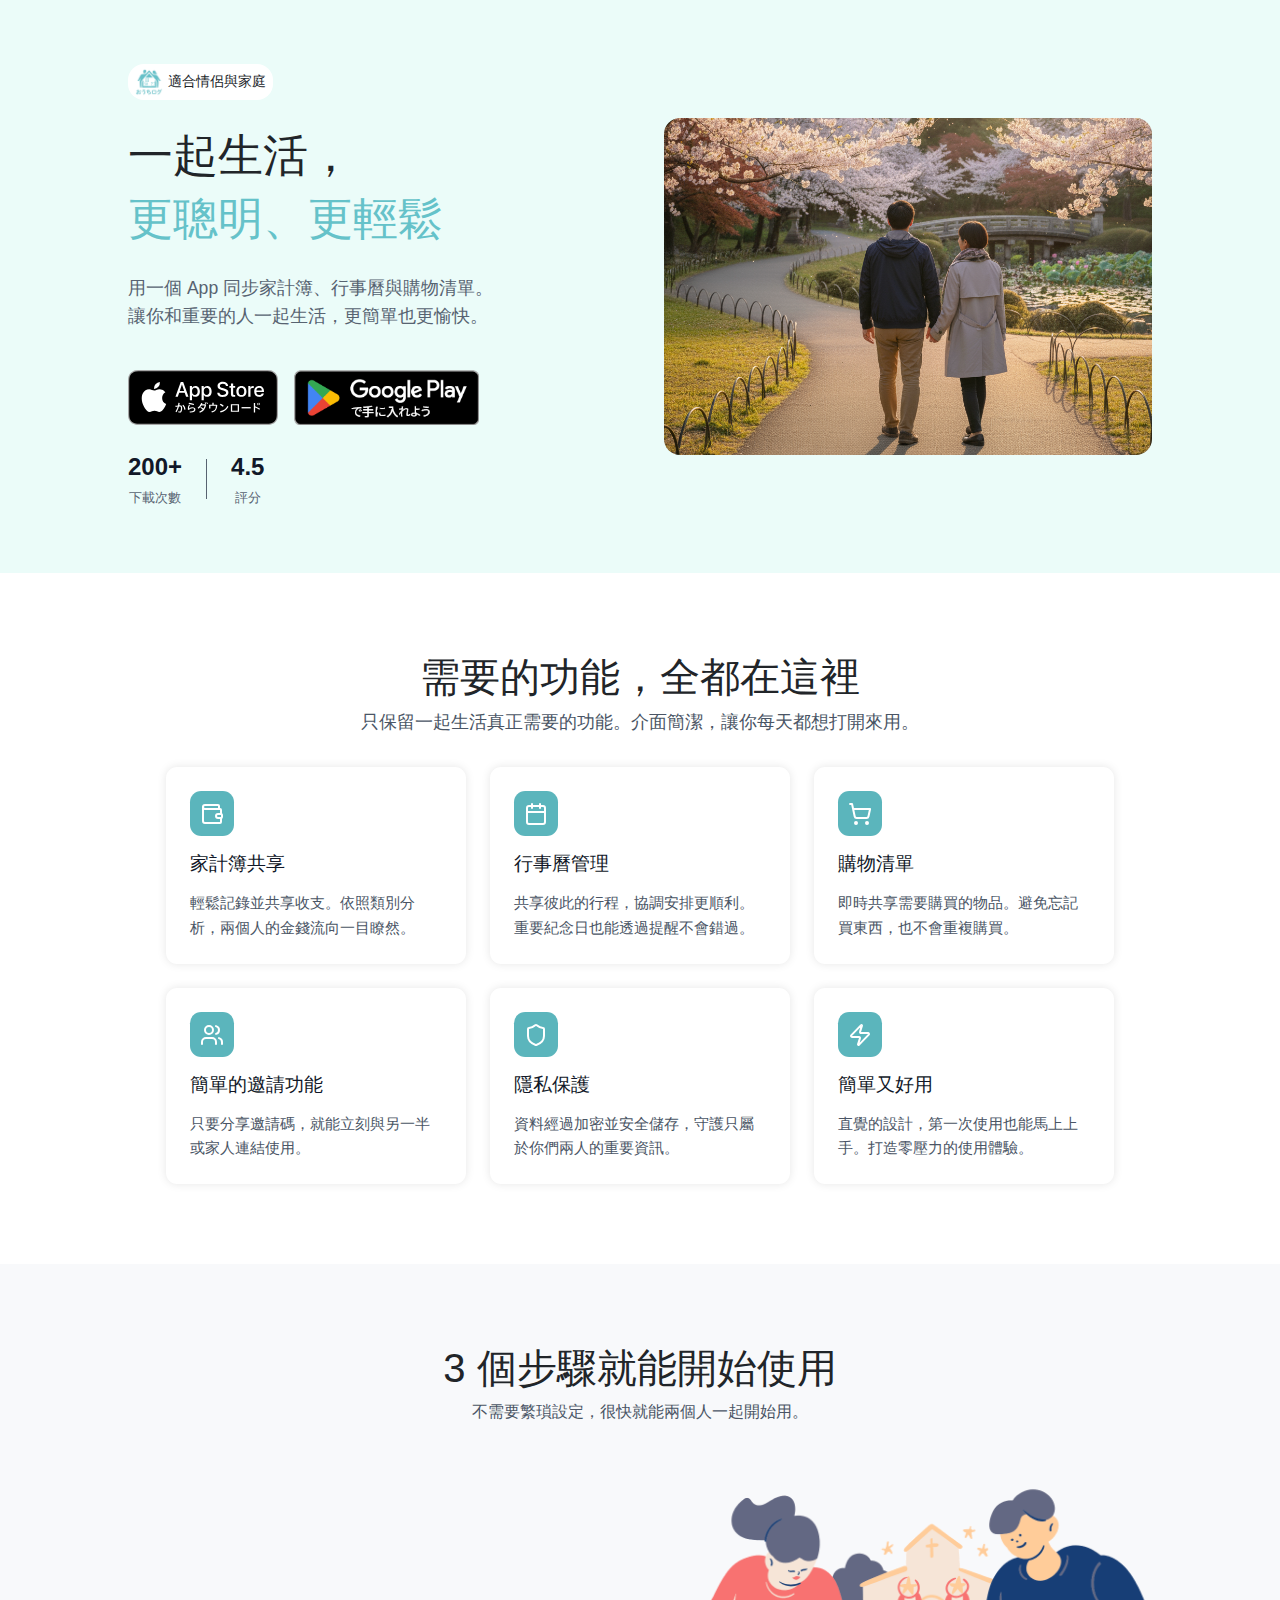
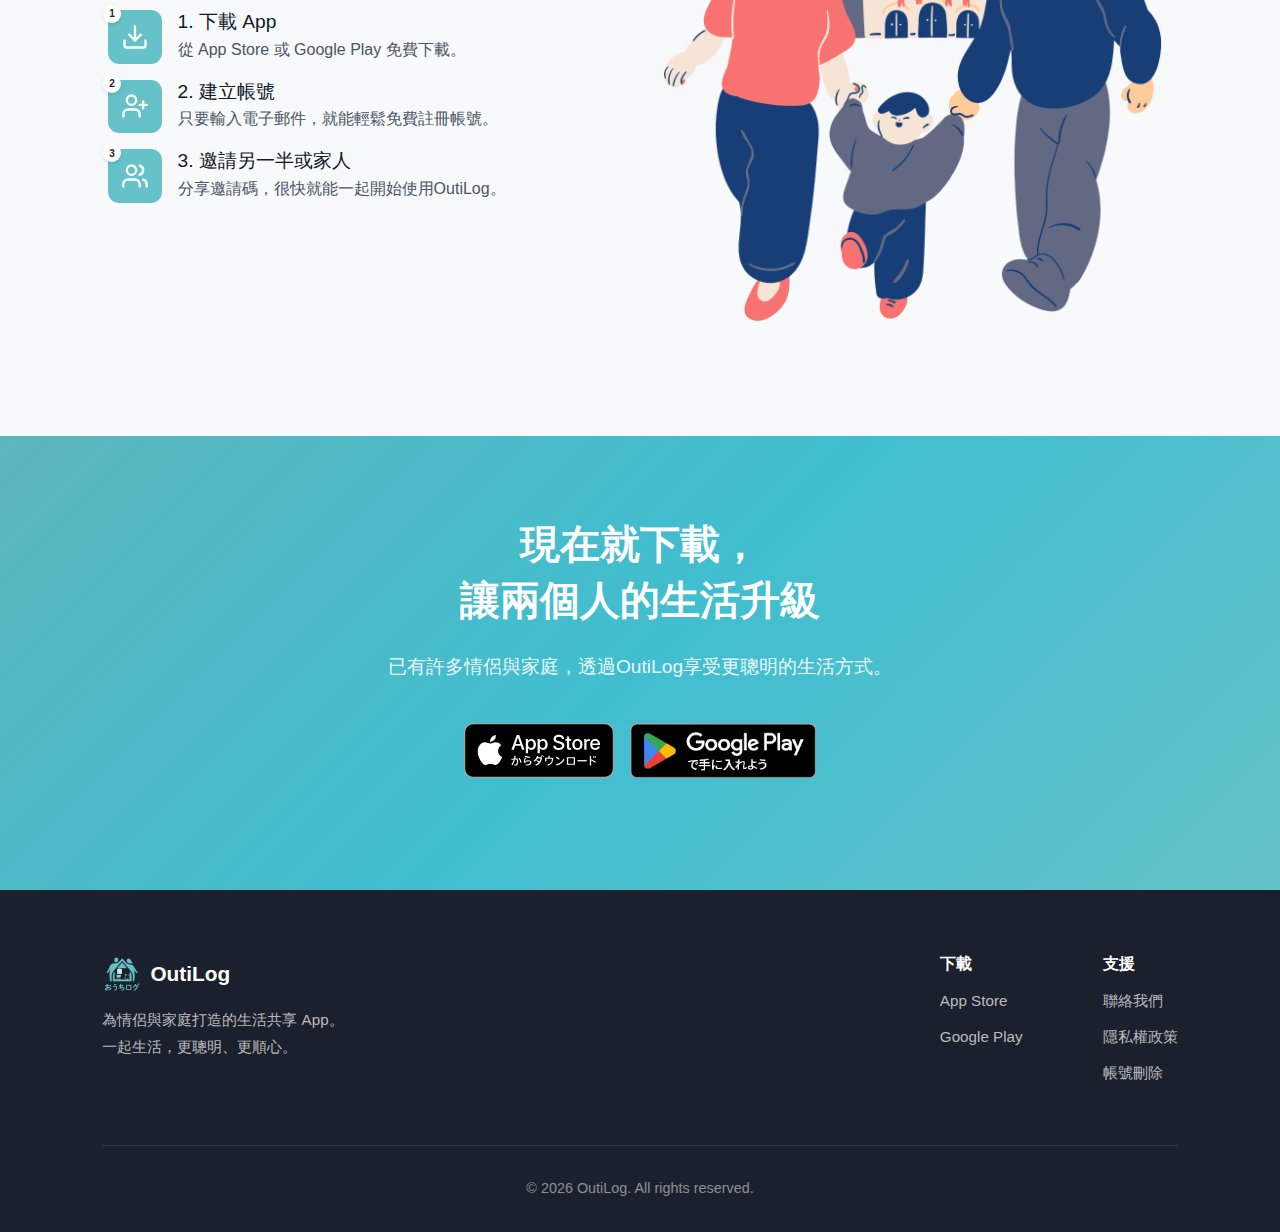
<file: lp/zh/index.html>
<!DOCTYPE html>
<html lang="zh-Hant">

<head>
    <meta charset="UTF-8">
    <meta name="viewport" content="width=device-width, initial-scale=1.0">

    <!-- Primary Meta Tags -->
    <title>OutiLog - 情侶・家庭共享的家計簿、行事曆與購物清單 App</title>
    <meta name="title" content="OutiLog - 情侶・家庭共享的家計簿、行事曆與購物清單 App">
    <meta name="description"
        content="一個整合家計簿、行事曆與購物清單的共享 App，適合情侶與家庭共同使用。支援 Android 與 iOS，免費下載。讓金錢管理與行程安排更有效率。">
    <meta name="keywords"
        content="家計簿, 行事曆, 購物清單, 共享 App, 情侶, 家庭, 家計管理, 行程管理, Android, iOS, 免費 App, OutiLog">
    <meta name="author" content="OutiLog">
    <meta name="robots" content="index, follow">
    <meta name="language" content="Traditional Chinese">
    <meta name="revisit-after" content="7 days">

    <!-- Open Graph / Facebook -->
    <meta property="og:type" content="website">
    <meta property="og:url" content="https://outilog.com/lp/zh/">
    <meta property="og:title" content="OutiLog - 情侶・家庭共享的家計簿、行事曆與購物清單 App">
    <meta property="og:description"
        content="一個整合家計簿、行事曆與購物清單的共享 App，適合情侶與家庭共同使用。支援 Android 與 iOS，免費下載。">
    <meta property="og:image" content="https://outilog.com/img/ogp_card/card.png">
    <meta property="og:image:width" content="1200">
    <meta property="og:image:height" content="630">
    <meta property="og:site_name" content="OutiLog">
    <meta property="og:locale" content="zh_TW">

    <!-- Twitter -->
    <meta property="twitter:card" content="summary_large_image">
    <meta property="twitter:url" content="https://outilog.com/lp/zh/">
    <meta property="twitter:title" content="OutiLog - 情侶・家庭共享的家計簿、行事曆與購物清單 App">
    <meta property="twitter:description"
        content="一個整合家計簿、行事曆與購物清單的共享 App，適合情侶與家庭共同使用。支援 Android 與 iOS，免費下載。">
    <meta property="twitter:image" content="https://outilog.com/img/ogp_card/card.png">

    <!-- Additional SEO Meta Tags -->
    <meta name="theme-color" content="#667eea">
    <meta name="msapplication-TileColor" content="#667eea">
    <meta name="mobile-web-app-capable" content="yes">
    <meta name="apple-mobile-web-app-status-bar-style" content="default">
    <meta name="apple-mobile-web-app-title" content="OutiLog">

    <!-- Canonical URL -->
    <link rel="canonical" href="https://outilog.com/lp/zh/">

    <!-- Favicon -->
    <link rel="icon" type="image/jpeg" href="../../img/favicon_32px.ico">
    <link rel="apple-touch-icon" href="../../img/favicon_32px.ico">
    <link rel="icon" type="image/jpeg" sizes="32x32" href="../../img/favicon_32px.ico">
    <link rel="icon" type="image/jpeg" sizes="16x16" href="../../img/favicon_32px.ico">
    <link rel="shortcut icon" href="../../img/favicon_32px.ico">

    <!-- Preconnect for performance -->
    <link rel="preconnect" href="https://www.googletagmanager.com">
    <link rel="preconnect" href="https://fonts.googleapis.com">
    <link rel="preconnect" href="https://fonts.gstatic.com" crossorigin>
    <link rel="preconnect" href="https://www.clarity.ms">

    <!-- Microsoft Clarity -->
    <script type="text/javascript">
        (function (c, l, a, r, i, t, y) {
            c[a] = c[a] || function () { (c[a].q = c[a].q || []).push(arguments) };
            t = l.createElement(r); t.async = 1; t.src = "https://www.clarity.ms/tag/" + i;
            y = l.getElementsByTagName(r)[0]; y.parentNode.insertBefore(t, y);
        })(window, document, "clarity", "script", "vjturlj6cl");
    </script>

    <!-- Structured Data -->
    <script type="application/ld+json">
    {
        "@context": "https://schema.org",
        "@type": "SoftwareApplication",
        "name": "OutiLog",
        "description": "一個整合家計簿、行事曆與購物清單的共享 App，適合情侶與家庭共同使用。",
        "url": "https://outilog.com/lp/zh/",
        "applicationCategory": "LifestyleApplication",
        "operatingSystem": ["Android", "iOS"],
        "offers": {
            "@type": "Offer",
            "price": "0",
            "priceCurrency": "JPY"
        },
        "aggregateRating": {
            "@type": "AggregateRating",
            "ratingValue": "4.5",
            "ratingCount": "100"
        },
        "author": {
            "@type": "Organization",
            "name": "OutiLog"
        },
        "screenshot": [
            "https://outilog.com/img/ogp_card/card.png",
            "https://outilog.com/img/home.png",
            "https://outilog.com/img/kakeibo.png",
            "https://outilog.com/img/schedule_list_view.png",
            "https://outilog.com/img/schedule_timeline_view.png",
            "https://outilog.com/img/buy_list.png"
        ],
        "featureList": [
            "家計簿功能",
            "行事曆管理",
            "購物清單",
            "情侶與家庭之間的資訊共享"
        ]
    }
    </script>

    <!-- Bootstrap CSS -->
    <link href="https://cdn.jsdelivr.net/npm/bootstrap@5.3.0/dist/css/bootstrap.min.css" rel="stylesheet">
    <link rel="stylesheet" href="../../assets/LP/index.css">

    <!-- Google tag (gtag.js) -->
    <script async src="https://www.googletagmanager.com/gtag/js?id=G-H75MEDHP22"></script>
    <script>
        window.dataLayer = window.dataLayer || [];
        function gtag() { dataLayer.push(arguments); }
        gtag('js', new Date());

        gtag('config', 'G-H75MEDHP22', {
            page_title: 'OutiLog - 情侶・家庭共享的家計簿、行事曆與購物清單 App',
            page_location: window.location.href
        });
    </script>
</head>

<body>
    <!-- Header -->
    <header class="d-flex flex-column flex-lg-row justify-content-center align-items-center">
        <div class="header-left d-flex flex-column justify-content-center align-items-center align-items-lg-start">
            <div class="header-left-top">
                <img src="../../img/logo_rm_bg.png" alt="OutiLog" width="30" height="30">
                <span>
                    適合情侶與家庭
                </span>
            </div>
            <h1 class="header-left-title">一起生活，<br> <span>更聰明、更輕鬆</span></h1>
            <p class="header-left-description">
                用一個 App 同步家計簿、行事曆與購物清單。<br>讓你和重要的人一起生活，更簡單也更愉快。
            </p>
            <div class="header-left-app-link d-flex flex-row flex-wrap">
                <a href="https://apps.apple.com/jp/app/%E3%82%B9%E3%82%B1%E3%82%B8%E3%83%A5%E3%83%BC%E3%83%AB-%E5%AE%B6%E8%A8%88%E7%B0%BF-%E8%B2%B7%E3%81%84%E7%89%A9%E3%83%AA%E3%82%B9%E3%83%88%E3%81%AE%E5%85%B1%E6%9C%89-%E3%81%8A%E3%81%86%E3%81%A1%E3%83%AD%E3%82%B0/id6752274163"
                    class="app-link-ios">
                    <img src="../../img/app_button/Download_on_the_App_Store_Badge_JP_RGB_blk_100317.svg"
                        alt="App Store">
                </a>
                <a href="https://play.google.com/store/apps/details?id=com.prod.outilog" class="app-link-android">
                    <img src="../../img/app_button/GetItOnGooglePlay_Badge_Web_color_Japanese.png" alt="Google Play">
                </a>
            </div>
            <div
                class="header-left-download-count d-flex flex-row justify-content-center justify-content-lg-start">
                <div><span class="count-number">200+</span><br><span class="count-label">下載次數</span></div>
                <div class="divider"></div>
                <div><span class="count-number">4.5</span><br><span class="count-label">評分</span></div>
            </div>
        </div>
        <div class="header-right">
            <img src="../../img/lp/app_image.png" alt="OutiLog">
        </div>
    </header>
    <main>
        <section>
            <div class="feature-title">
                <h2>需要的功能，全都在這裡</h2>
                <p>只保留一起生活真正需要的功能。介面簡潔，讓你每天都想打開來用。</p>
            </div>
            <div class="feature-cards row g-4 justify-content-center px-10">
                <div class="col-12 col-md-6 col-xl-4 d-flex">
                    <div class="feature-card d-flex flex-column w-100">
                        <div class="feature-card-icon">
                            <svg xmlns="http://www.w3.org/2000/svg" width="24" height="24" viewBox="0 0 24 24"
                                fill="none" stroke="currentColor" stroke-width="2" stroke-linecap="round"
                                stroke-linejoin="round" class="lucide lucide-wallet w-7 h-7 text-white"
                                aria-hidden="true">
                                <path
                                    d="M19 7V4a1 1 0 0 0-1-1H5a2 2 0 0 0 0 4h15a1 1 0 0 1 1 1v4h-3a2 2 0 0 0 0 4h3a1 1 0 0 0 1-1v-2a1 1 0 0 0-1-1">
                                </path>
                                <path d="M3 5v14a2 2 0 0 0 2 2h15a1 1 0 0 0 1-1v-4"></path>
                            </svg>
                        </div>
                        <h3>家計簿共享</h3>
                        <p>輕鬆記錄並共享收支。依照類別分析，兩個人的金錢流向一目瞭然。</p>
                    </div>
                </div>
                <div class="col-12 col-md-6 col-xl-4 d-flex">
                    <div class="feature-card d-flex flex-column w-100">
                        <div class="feature-card-icon">
                            <svg xmlns="http://www.w3.org/2000/svg" width="24" height="24" viewBox="0 0 24 24"
                                fill="none" stroke="currentColor" stroke-width="2" stroke-linecap="round"
                                stroke-linejoin="round" class="lucide lucide-calendar w-7 h-7 text-white"
                                aria-hidden="true">
                                <path d="M8 2v4"></path>
                                <path d="M16 2v4"></path>
                                <rect width="18" height="18" x="3" y="4" rx="2"></rect>
                                <path d="M3 10h18"></path>
                            </svg>
                        </div>
                        <h3>行事曆管理</h3>
                        <p>共享彼此的行程，協調安排更順利。重要紀念日也能透過提醒不會錯過。</p>
                    </div>
                </div>
                <div class="col-12 col-md-6 col-xl-4 d-flex">
                    <div class="feature-card d-flex flex-column w-100">
                        <div class="feature-card-icon">
                            <svg xmlns="http://www.w3.org/2000/svg" width="24" height="24" viewBox="0 0 24 24"
                                fill="none" stroke="currentColor" stroke-width="2" stroke-linecap="round"
                                stroke-linejoin="round" class="lucide lucide-shopping-cart w-7 h-7 text-white"
                                aria-hidden="true">
                                <circle cx="8" cy="21" r="1"></circle>
                                <circle cx="19" cy="21" r="1"></circle>
                                <path
                                    d="M2.05 2.05h2l2.66 12.42a2 2 0 0 0 2 1.58h9.78a2 2 0 0 0 1.95-1.57l1.65-7.43H5.12">
                                </path>
                            </svg>
                        </div>
                        <h3>購物清單</h3>
                        <p>即時共享需要購買的物品。避免忘記買東西，也不會重複購買。</p>
                    </div>
                </div>
                <div class="col-12 col-md-6 col-xl-4 d-flex">
                    <div class="feature-card d-flex flex-column w-100">
                        <div class="feature-card-icon">
                            <svg xmlns="http://www.w3.org/2000/svg" width="24" height="24" viewBox="0 0 24 24"
                                fill="none" stroke="currentColor" stroke-width="2" stroke-linecap="round"
                                stroke-linejoin="round" class="lucide lucide-users w-7 h-7 text-white"
                                aria-hidden="true">
                                <path d="M16 21v-2a4 4 0 0 0-4-4H6a4 4 0 0 0-4 4v2"></path>
                                <path d="M16 3.128a4 4 0 0 1 0 7.744"></path>
                                <path d="M22 21v-2a4 4 0 0 0-3-3.87"></path>
                                <circle cx="9" cy="7" r="4"></circle>
                            </svg>
                        </div>
                        <h3>簡單的邀請功能</h3>
                        <p>只要分享邀請碼，就能立刻與另一半或家人連結使用。</p>
                    </div>
                </div>
                <div class="col-12 col-md-6 col-xl-4 d-flex">
                    <div class="feature-card d-flex flex-column w-100">
                        <div class="feature-card-icon">
                            <svg xmlns="http://www.w3.org/2000/svg" width="24" height="24" viewBox="0 0 24 24"
                                fill="none" stroke="currentColor" stroke-width="2" stroke-linecap="round"
                                stroke-linejoin="round" class="lucide lucide-shield w-7 h-7 text-white"
                                aria-hidden="true">
                                <path
                                    d="M20 13c0 5-3.5 7.5-7.66 8.95a1 1 0 0 1-.67-.01C7.5 20.5 4 18 4 13V6a1 1 0 0 1 1-1c2 0 4.5-1.2 6.24-2.72a1.17 1.17 0 0 1 1.52 0C14.51 3.81 17 5 19 5a1 1 0 0 1 1 1z">
                                </path>
                            </svg>
                        </div>
                        <h3>隱私保護</h3>
                        <p>資料經過加密並安全儲存，守護只屬於你們兩人的重要資訊。</p>
                    </div>
                </div>
                <div class="col-12 col-md-6 col-xl-4 d-flex">
                    <div class="feature-card d-flex flex-column w-100">
                        <div class="feature-card-icon">
                            <svg xmlns="http://www.w3.org/2000/svg" width="24" height="24" viewBox="0 0 24 24"
                                fill="none" stroke="currentColor" stroke-width="2" stroke-linecap="round"
                                stroke-linejoin="round" class="lucide lucide-zap w-7 h-7 text-white"
                                aria-hidden="true">
                                <path
                                    d="M4 14a1 1 0 0 1-.78-1.63l9.9-10.2a.5.5 0 0 1 .86.46l-1.92 6.02A1 1 0 0 0 13 10h7a1 1 0 0 1 .78 1.63l-9.9 10.2a.5.5 0 0 1-.86-.46l1.92-6.02A1 1 0 0 0 11 14z">
                                </path>
                            </svg>
                        </div>
                        <h3>簡單又好用</h3>
                        <p>直覺的設計，第一次使用也能馬上上手。打造零壓力的使用體驗。</p>
                    </div>
                </div>
            </div>
        </section>
        <section>
            <div class="starter-title text-center">
                <h2>3 個步驟就能開始使用</h2>
                <p>不需要繁瑣設定，很快就能兩個人一起開始用。</p>
            </div>
            <div class="starter-content row justify-content-center align-items-center">
                <div class="starter-content-discriptions d-flex flex-column gap-3 col-12 col-lg-6 order-2 order-lg-1">
                    <div class="starter-content-discription d-flex">
                        <div class="starter-content-discription-icon">
                            <span>1</span>
                            <div class="starter-content-discription-icon-svg">
                                <svg xmlns="http://www.w3.org/2000/svg" width="24" height="24"
                                    viewBox="0 0 24 24" fill="none" stroke="currentColor" stroke-width="2"
                                    stroke-linecap="round" stroke-linejoin="round"
                                    class="lucide lucide-download w-8 h-8 text-white" aria-hidden="true">
                                    <path d="M12 15V3"></path>
                                    <path d="M21 15v4a2 2 0 0 1-2 2H5a2 2 0 0 1-2-2v-4"></path>
                                    <path d="m7 10 5 5 5-5"></path>
                                </svg>
                            </div>
                        </div>
                        <div class="starter-content-discription-sentence d-flex flex-column">
                            <h3>1. 下載 App</h3>
                            <p>從 App Store 或 Google Play 免費下載。</p>
                        </div>
                    </div>
                    <div class="starter-content-discription d-flex">
                        <div class="starter-content-discription-icon">
                            <span>2</span>
                            <div class="starter-content-discription-icon-svg">
                                <svg xmlns="http://www.w3.org/2000/svg" width="24" height="24"
                                    viewBox="0 0 24 24" fill="none" stroke="currentColor" stroke-width="2"
                                    stroke-linecap="round" stroke-linejoin="round"
                                    class="lucide lucide-user-plus w-8 h-8 text-white" aria-hidden="true">
                                    <path d="M16 21v-2a4 4 0 0 0-4-4H6a4 4 0 0 0-4 4v2"></path>
                                    <circle cx="9" cy="7" r="4"></circle>
                                    <line x1="19" x2="19" y1="8" y2="14"></line>
                                    <line x1="22" x2="16" y1="11" y2="11"></line>
                                </svg>
                            </div>
                        </div>
                        <div class="starter-content-discription-sentence d-flex flex-column">
                            <h3>2. 建立帳號</h3>
                            <p>只要輸入電子郵件，就能輕鬆免費註冊帳號。</p>
                        </div>
                    </div>
                    <div class="starter-content-discription d-flex">
                        <div class="starter-content-discription-icon">
                            <span>3</span>
                            <div class="starter-content-discription-icon-svg">
                                <svg xmlns="http://www.w3.org/2000/svg" width="24" height="24"
                                    viewBox="0 0 24 24" fill="none" stroke="currentColor" stroke-width="2"
                                    stroke-linecap="round" stroke-linejoin="round"
                                    class="lucide lucide-users w-8 h-8 text-white" aria-hidden="true">
                                    <path d="M16 21v-2a4 4 0 0 0-4-4H6a4 4 0 0 0-4 4v2"></path>
                                    <circle cx="9" cy="7" r="4"></circle>
                                    <path d="M22 21v-2a4 4 0 0 0-3-3.87"></path>
                                    <path d="M16 3.13a4 4 0 0 1 0 7.75"></path>
                                </svg>
                            </div>
                        </div>
                        <div class="starter-content-discription-sentence d-flex flex-column">
                            <h3>3. 邀請另一半或家人</h3>
                            <p>分享邀請碼，很快就能一起開始使用OutiLog。</p>
                        </div>
                    </div>
                </div>
                <div class="starter-content-image col-12 col-lg-6 order-1 order-lg-2 mb-4 mb-lg-0">
                    <img src="../../img/lp/lp_header.png" alt="OutiLog">
                </div>
            </div>
            <div>

            </div>
        </section>
        <section class="cta-section">
            <div class="cta-content">
                <h2>現在就下載，<br>讓兩個人的生活升級</h2>
                <p class="cta-description">已有許多情侶與家庭，透過OutiLog享受更聰明的生活方式。</p>
                <div class="cta-buttons">
                    <a href="https://apps.apple.com/jp/app/%E3%82%B9%E3%82%B1%E3%82%B8%E3%83%A5%E3%83%BC%E3%83%AB-%E5%AE%B6%E8%A8%88%E7%B0%BF-%E8%B2%B7%E3%81%84%E7%89%A9%E3%83%AA%E3%82%B9%E3%83%88%E3%81%AE%E5%85%B1%E6%9C%89-%E3%81%8A%E3%81%86%E3%81%A1%E3%83%AD%E3%82%B0/id6752274163"
                        class="cta-app-link">
                        <img src="../../img/app_button/Download_on_the_App_Store_Badge_JP_RGB_blk_100317.svg"
                            alt="App Store">
                    </a>
                    <a href="https://play.google.com/store/apps/details?id=com.prod.outilog" class="cta-app-link">
                        <img src="../../img/app_button/GetItOnGooglePlay_Badge_Web_color_Japanese.png"
                            alt="Google Play">
                    </a>
                </div>
            </div>
        </section>
        <footer>
            <div class="footer-content">
                <div class="footer-brand">
                    <div class="footer-logo">
                        <span class="footer-logo-icon"><img src="../../img/logo_rm_bg.png" alt="OutiLog" width="40"
                                height="40"></span>
                        <span class="footer-logo-text">OutiLog</span>
                    </div>
                    <p class="footer-description">為情侶與家庭打造的生活共享 App。<br>一起生活，更聰明、更順心。</p>
                </div>
                <div class="footer-links">
                    <div class="footer-links-column">
                        <h4>下載</h4>
                        <ul>
                            <li><a href="https://apps.apple.com/jp/app/%E3%82%B9%E3%82%B1%E3%82%B8%E3%83%A5%E3%83%BC%E3%83%AB-%E5%AE%B6%E8%A8%88%E7%B0%BF-%E8%B2%B7%E3%81%84%E7%89%A9%E3%83%AA%E3%82%B9%E3%83%88%E3%81%AE%E5%85%B1%E6%9C%89-%E3%81%8A%E3%81%86%E3%81%A1%E3%83%AD%E3%82%B0/id6752274163">App
                                    Store</a></li>
                            <li><a href="https://play.google.com/store/apps/details?id=com.prod.outilog">Google
                                    Play</a></li>
                        </ul>
                    </div>
                    <div class="footer-links-column">
                        <h4>支援</h4>
                        <ul>
                            <li><a href="../../support.html">聯絡我們</a></li>
                            <li><a href="../../privacy_policy.html">隱私權政策</a></li>
                            <li><a href="../../account_deletion.html">帳號刪除</a></li>
                        </ul>
                    </div>
                </div>
            </div>
            <div class="footer-bottom">
                <p>© 2026 OutiLog. All rights reserved.</p>
            </div>
        </footer>
    </main>

    <!-- Bootstrap JS -->
    <script src="https://cdn.jsdelivr.net/npm/bootstrap@5.3.0/dist/js/bootstrap.bundle.min.js"></script>

</body>

</html>
</file>
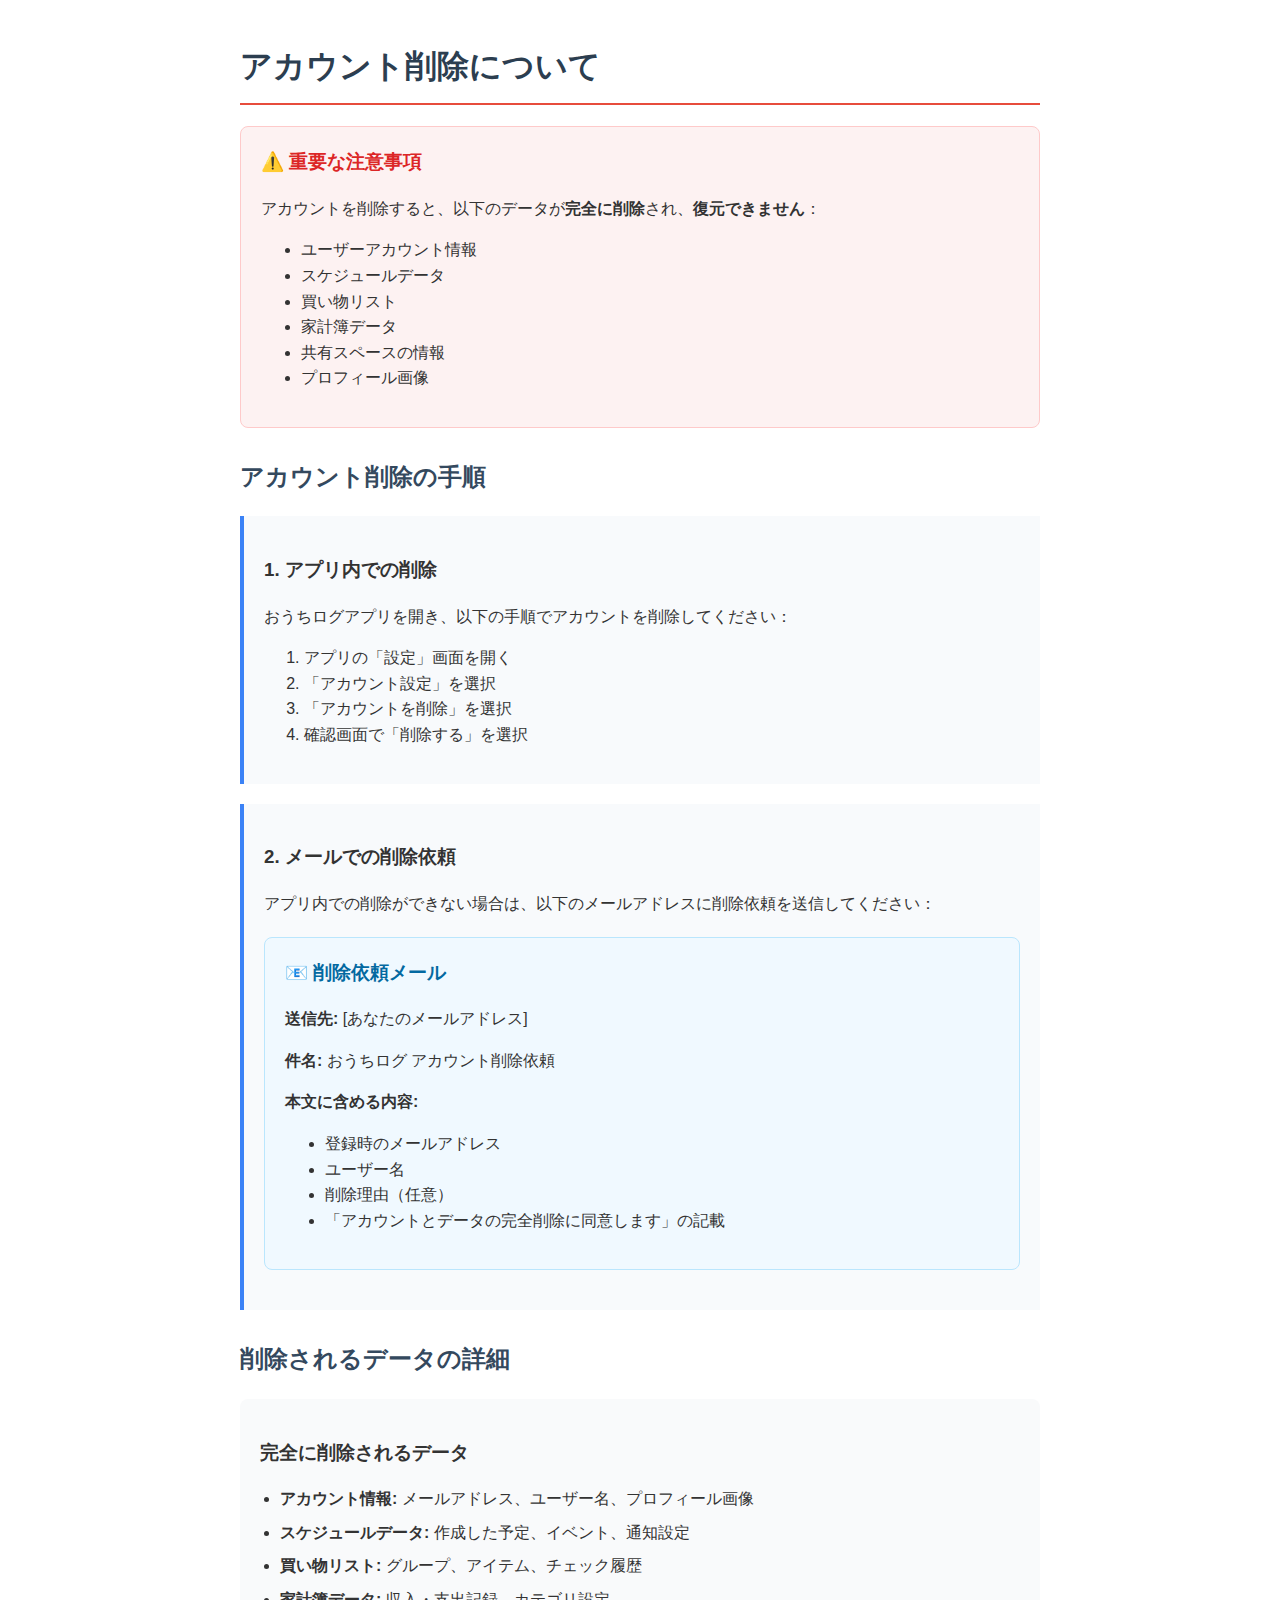
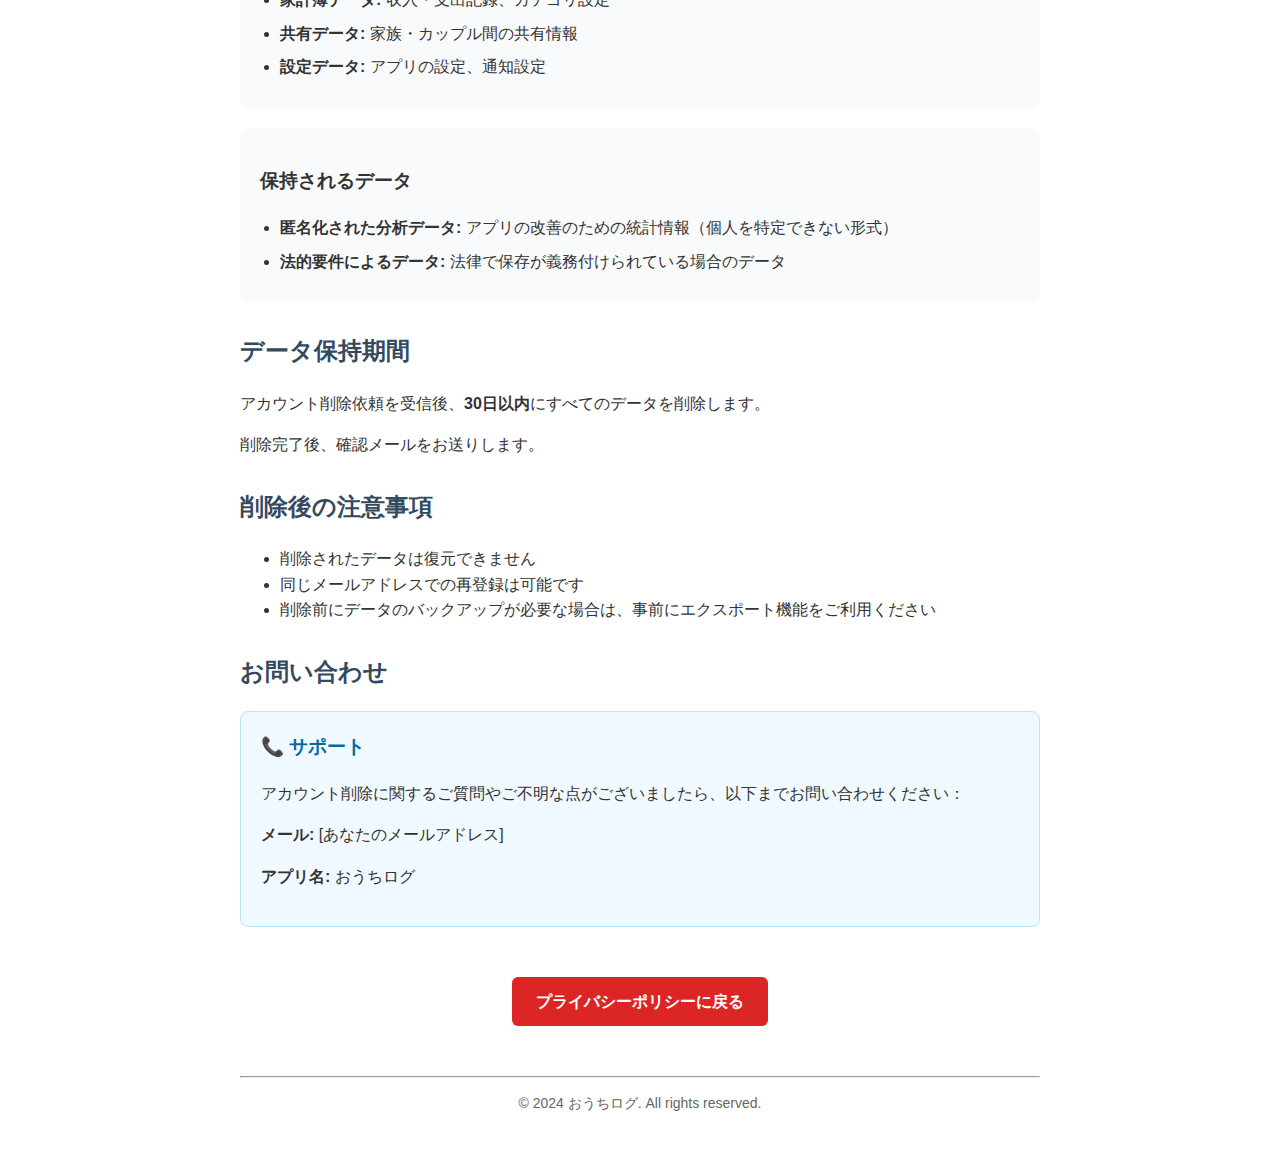
<file: account_deletion.html>
<!DOCTYPE html>
<html lang="ja">
<head>
    <meta charset="UTF-8">
    <meta name="viewport" content="width=device-width, initial-scale=1.0">
    <title>おうちログ - アカウント削除</title>
    <style>
        body {
            font-family: -apple-system, BlinkMacSystemFont, 'Segoe UI', Roboto, sans-serif;
            line-height: 1.6;
            max-width: 800px;
            margin: 0 auto;
            padding: 20px;
            color: #333;
        }
        h1 {
            color: #2c3e50;
            border-bottom: 2px solid #e74c3c;
            padding-bottom: 10px;
        }
        h2 {
            color: #34495e;
            margin-top: 30px;
        }
        .warning-box {
            background-color: #fdf2f2;
            border: 1px solid #fecaca;
            border-radius: 8px;
            padding: 20px;
            margin: 20px 0;
        }
        .warning-box h3 {
            color: #dc2626;
            margin-top: 0;
        }
        .contact-info {
            background-color: #f0f9ff;
            border: 1px solid #bae6fd;
            border-radius: 8px;
            padding: 20px;
            margin: 20px 0;
        }
        .contact-info h3 {
            color: #0369a1;
            margin-top: 0;
        }
        .steps {
            background-color: #f8fafc;
            border-left: 4px solid #3b82f6;
            padding: 20px;
            margin: 20px 0;
        }
        .data-list {
            background-color: #f9fafb;
            border-radius: 8px;
            padding: 20px;
            margin: 20px 0;
        }
        .data-list ul {
            margin: 0;
            padding-left: 20px;
        }
        .data-list li {
            margin: 8px 0;
        }
        .button {
            display: inline-block;
            background-color: #dc2626;
            color: white;
            padding: 12px 24px;
            text-decoration: none;
            border-radius: 6px;
            font-weight: bold;
            margin: 10px 0;
        }
        .button:hover {
            background-color: #b91c1c;
        }
    </style>
</head>
<body>
    <h1>アカウント削除について</h1>
    
    <div class="warning-box">
        <h3>⚠️ 重要な注意事項</h3>
        <p>アカウントを削除すると、以下のデータが<strong>完全に削除</strong>され、<strong>復元できません</strong>：</p>
        <ul>
            <li>ユーザーアカウント情報</li>
            <li>スケジュールデータ</li>
            <li>買い物リスト</li>
            <li>家計簿データ</li>
            <li>共有スペースの情報</li>
            <li>プロフィール画像</li>
        </ul>
    </div>

    <h2>アカウント削除の手順</h2>
    
    <div class="steps">
        <h3>1. アプリ内での削除</h3>
        <p>おうちログアプリを開き、以下の手順でアカウントを削除してください：</p>
        <ol>
            <li>アプリの「設定」画面を開く</li>
            <li>「アカウント設定」を選択</li>
            <li>「アカウントを削除」を選択</li>
            <li>確認画面で「削除する」を選択</li>
        </ol>
    </div>

    <div class="steps">
        <h3>2. メールでの削除依頼</h3>
        <p>アプリ内での削除ができない場合は、以下のメールアドレスに削除依頼を送信してください：</p>
        <div class="contact-info">
            <h3>📧 削除依頼メール</h3>
            <p><strong>送信先:</strong> [あなたのメールアドレス]</p>
            <p><strong>件名:</strong> おうちログ アカウント削除依頼</p>
            <p><strong>本文に含める内容:</strong></p>
            <ul>
                <li>登録時のメールアドレス</li>
                <li>ユーザー名</li>
                <li>削除理由（任意）</li>
                <li>「アカウントとデータの完全削除に同意します」の記載</li>
            </ul>
        </div>
    </div>

    <h2>削除されるデータの詳細</h2>
    
    <div class="data-list">
        <h3>完全に削除されるデータ</h3>
        <ul>
            <li><strong>アカウント情報:</strong> メールアドレス、ユーザー名、プロフィール画像</li>
            <li><strong>スケジュールデータ:</strong> 作成した予定、イベント、通知設定</li>
            <li><strong>買い物リスト:</strong> グループ、アイテム、チェック履歴</li>
            <li><strong>家計簿データ:</strong> 収入・支出記録、カテゴリ設定</li>
            <li><strong>共有データ:</strong> 家族・カップル間の共有情報</li>
            <li><strong>設定データ:</strong> アプリの設定、通知設定</li>
        </ul>
    </div>

    <div class="data-list">
        <h3>保持されるデータ</h3>
        <ul>
            <li><strong>匿名化された分析データ:</strong> アプリの改善のための統計情報（個人を特定できない形式）</li>
            <li><strong>法的要件によるデータ:</strong> 法律で保存が義務付けられている場合のデータ</li>
        </ul>
    </div>

    <h2>データ保持期間</h2>
    <p>アカウント削除依頼を受信後、<strong>30日以内</strong>にすべてのデータを削除します。</p>
    <p>削除完了後、確認メールをお送りします。</p>

    <h2>削除後の注意事項</h2>
    <ul>
        <li>削除されたデータは復元できません</li>
        <li>同じメールアドレスでの再登録は可能です</li>
        <li>削除前にデータのバックアップが必要な場合は、事前にエクスポート機能をご利用ください</li>
    </ul>

    <h2>お問い合わせ</h2>
    <div class="contact-info">
        <h3>📞 サポート</h3>
        <p>アカウント削除に関するご質問やご不明な点がございましたら、以下までお問い合わせください：</p>
        <p><strong>メール:</strong> [あなたのメールアドレス]</p>
        <p><strong>アプリ名:</strong> おうちログ</p>
    </div>

    <div style="text-align: center; margin-top: 40px;">
        <a href="index.html" class="button">プライバシーポリシーに戻る</a>
    </div>

    <hr style="margin-top: 40px;">
    <p style="text-align: center; color: #666; font-size: 14px;">
        © 2024 おうちログ. All rights reserved.
    </p>
</body>
</html>
</file>
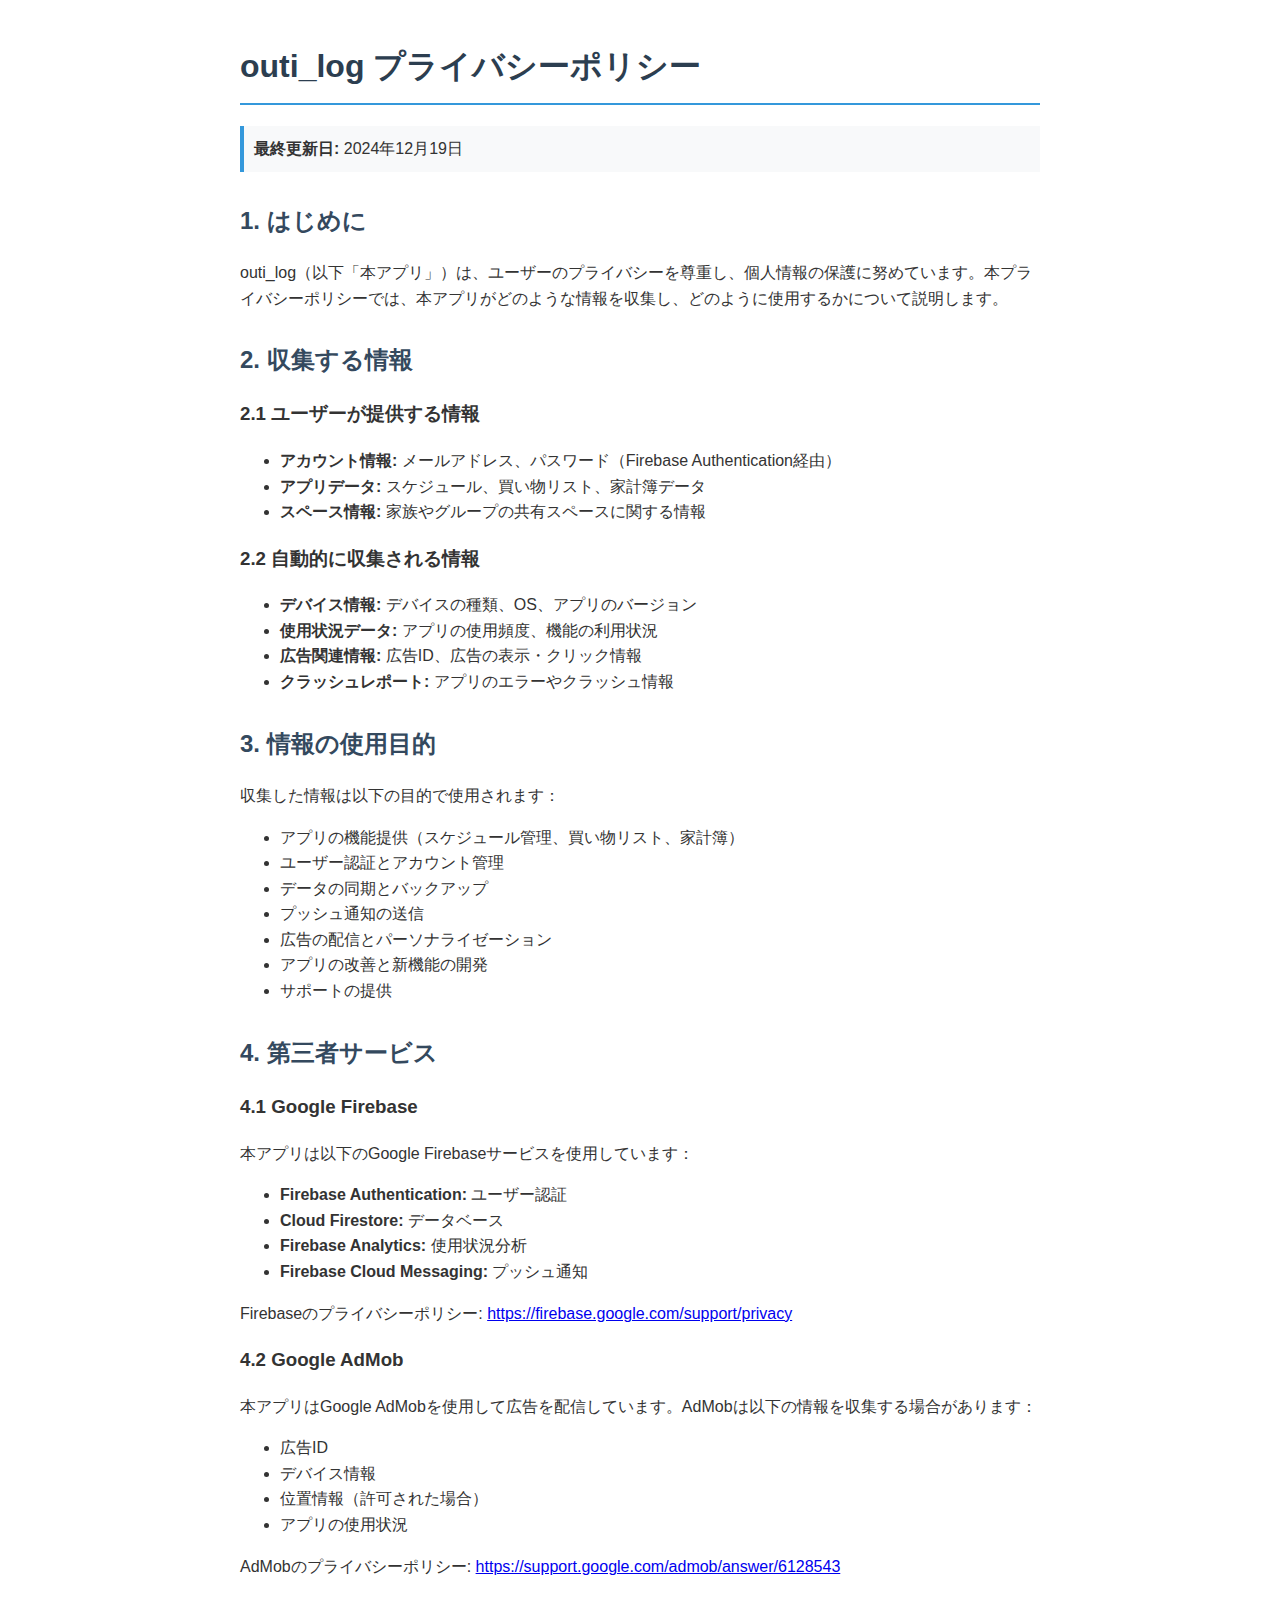
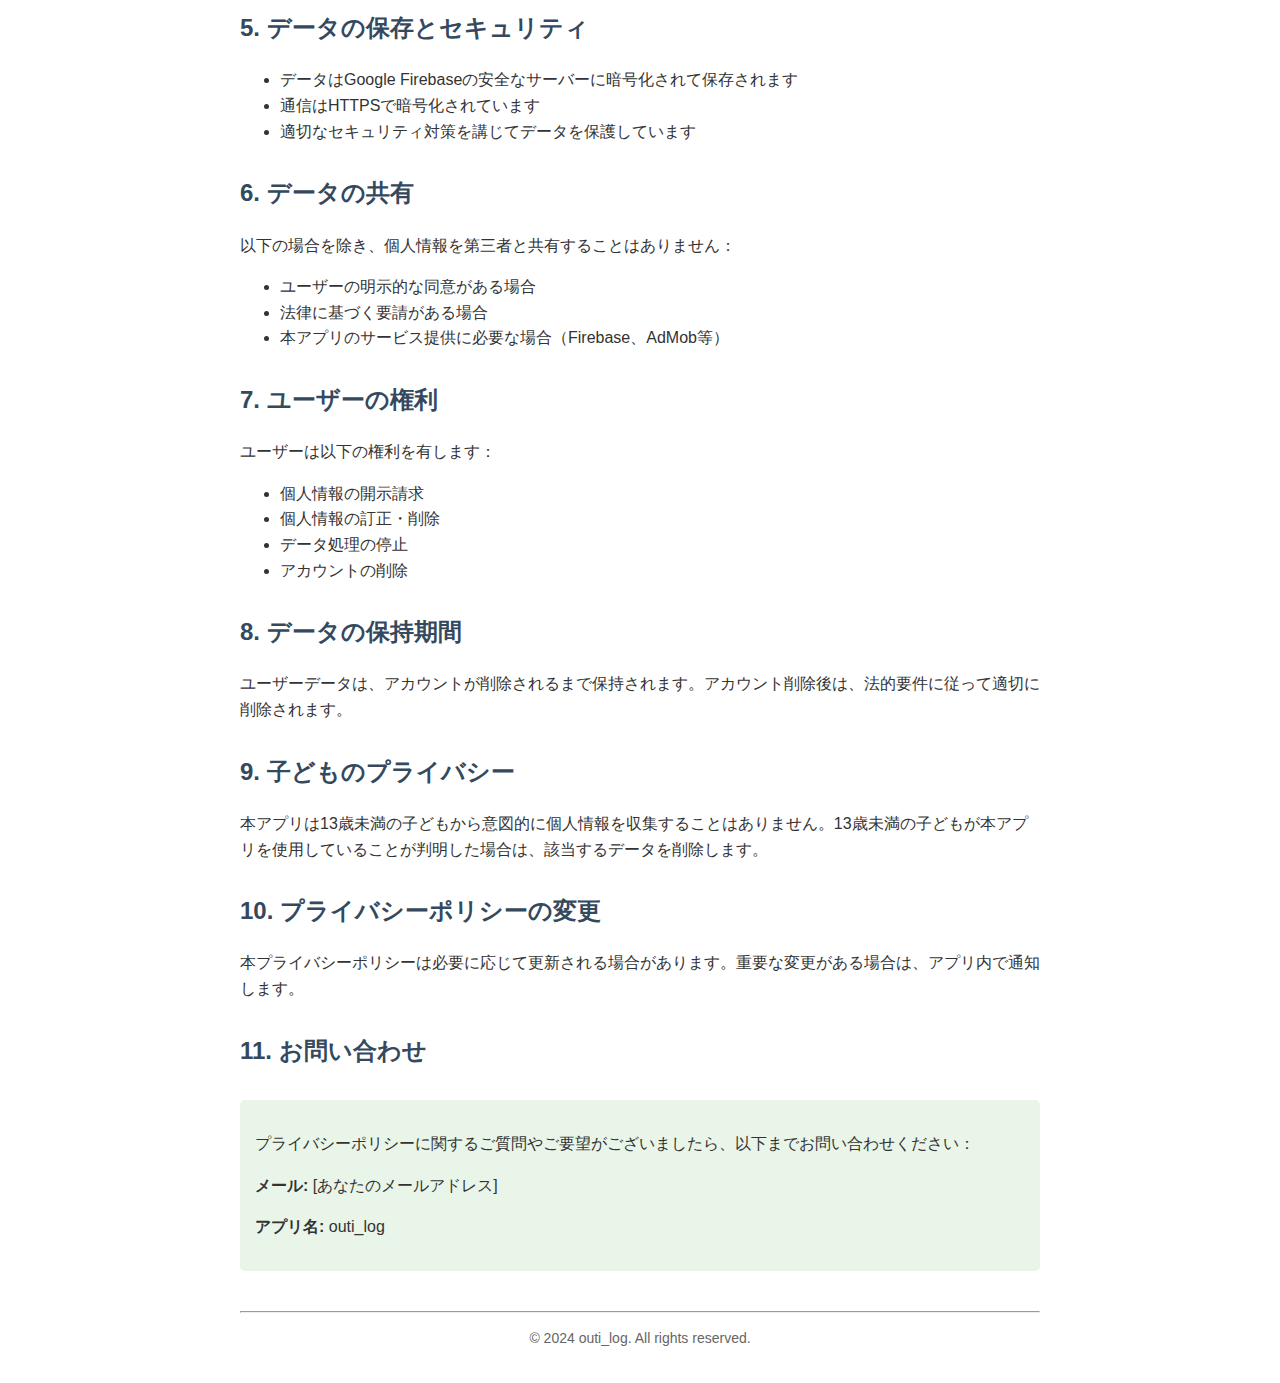
<file: privacy_policy.html>
<!DOCTYPE html>
<html lang="ja">
<head>
    <meta charset="UTF-8">
    <meta name="viewport" content="width=device-width, initial-scale=1.0">
    <title>outi_log - プライバシーポリシー</title>
    <style>
        body {
            font-family: -apple-system, BlinkMacSystemFont, 'Segoe UI', Roboto, sans-serif;
            line-height: 1.6;
            max-width: 800px;
            margin: 0 auto;
            padding: 20px;
            color: #333;
        }
        h1 {
            color: #2c3e50;
            border-bottom: 2px solid #3498db;
            padding-bottom: 10px;
        }
        h2 {
            color: #34495e;
            margin-top: 30px;
        }
        .last-updated {
            background-color: #f8f9fa;
            padding: 10px;
            border-left: 4px solid #3498db;
            margin-bottom: 30px;
        }
        .contact-info {
            background-color: #e8f5e8;
            padding: 15px;
            border-radius: 5px;
            margin-top: 30px;
        }
    </style>
</head>
<body>
    <h1>outi_log プライバシーポリシー</h1>
    
    <div class="last-updated">
        <strong>最終更新日:</strong> 2024年12月19日
    </div>

    <h2>1. はじめに</h2>
    <p>outi_log（以下「本アプリ」）は、ユーザーのプライバシーを尊重し、個人情報の保護に努めています。本プライバシーポリシーでは、本アプリがどのような情報を収集し、どのように使用するかについて説明します。</p>

    <h2>2. 収集する情報</h2>
    <h3>2.1 ユーザーが提供する情報</h3>
    <ul>
        <li><strong>アカウント情報:</strong> メールアドレス、パスワード（Firebase Authentication経由）</li>
        <li><strong>アプリデータ:</strong> スケジュール、買い物リスト、家計簿データ</li>
        <li><strong>スペース情報:</strong> 家族やグループの共有スペースに関する情報</li>
    </ul>

    <h3>2.2 自動的に収集される情報</h3>
    <ul>
        <li><strong>デバイス情報:</strong> デバイスの種類、OS、アプリのバージョン</li>
        <li><strong>使用状況データ:</strong> アプリの使用頻度、機能の利用状況</li>
        <li><strong>広告関連情報:</strong> 広告ID、広告の表示・クリック情報</li>
        <li><strong>クラッシュレポート:</strong> アプリのエラーやクラッシュ情報</li>
    </ul>

    <h2>3. 情報の使用目的</h2>
    <p>収集した情報は以下の目的で使用されます：</p>
    <ul>
        <li>アプリの機能提供（スケジュール管理、買い物リスト、家計簿）</li>
        <li>ユーザー認証とアカウント管理</li>
        <li>データの同期とバックアップ</li>
        <li>プッシュ通知の送信</li>
        <li>広告の配信とパーソナライゼーション</li>
        <li>アプリの改善と新機能の開発</li>
        <li>サポートの提供</li>
    </ul>

    <h2>4. 第三者サービス</h2>
    <h3>4.1 Google Firebase</h3>
    <p>本アプリは以下のGoogle Firebaseサービスを使用しています：</p>
    <ul>
        <li><strong>Firebase Authentication:</strong> ユーザー認証</li>
        <li><strong>Cloud Firestore:</strong> データベース</li>
        <li><strong>Firebase Analytics:</strong> 使用状況分析</li>
        <li><strong>Firebase Cloud Messaging:</strong> プッシュ通知</li>
    </ul>
    <p>Firebaseのプライバシーポリシー: <a href="https://firebase.google.com/support/privacy" target="_blank">https://firebase.google.com/support/privacy</a></p>

    <h3>4.2 Google AdMob</h3>
    <p>本アプリはGoogle AdMobを使用して広告を配信しています。AdMobは以下の情報を収集する場合があります：</p>
    <ul>
        <li>広告ID</li>
        <li>デバイス情報</li>
        <li>位置情報（許可された場合）</li>
        <li>アプリの使用状況</li>
    </ul>
    <p>AdMobのプライバシーポリシー: <a href="https://support.google.com/admob/answer/6128543" target="_blank">https://support.google.com/admob/answer/6128543</a></p>

    <h2>5. データの保存とセキュリティ</h2>
    <ul>
        <li>データはGoogle Firebaseの安全なサーバーに暗号化されて保存されます</li>
        <li>通信はHTTPSで暗号化されています</li>
        <li>適切なセキュリティ対策を講じてデータを保護しています</li>
    </ul>

    <h2>6. データの共有</h2>
    <p>以下の場合を除き、個人情報を第三者と共有することはありません：</p>
    <ul>
        <li>ユーザーの明示的な同意がある場合</li>
        <li>法律に基づく要請がある場合</li>
        <li>本アプリのサービス提供に必要な場合（Firebase、AdMob等）</li>
    </ul>

    <h2>7. ユーザーの権利</h2>
    <p>ユーザーは以下の権利を有します：</p>
    <ul>
        <li>個人情報の開示請求</li>
        <li>個人情報の訂正・削除</li>
        <li>データ処理の停止</li>
        <li>アカウントの削除</li>
    </ul>

    <h2>8. データの保持期間</h2>
    <p>ユーザーデータは、アカウントが削除されるまで保持されます。アカウント削除後は、法的要件に従って適切に削除されます。</p>

    <h2>9. 子どものプライバシー</h2>
    <p>本アプリは13歳未満の子どもから意図的に個人情報を収集することはありません。13歳未満の子どもが本アプリを使用していることが判明した場合は、該当するデータを削除します。</p>

    <h2>10. プライバシーポリシーの変更</h2>
    <p>本プライバシーポリシーは必要に応じて更新される場合があります。重要な変更がある場合は、アプリ内で通知します。</p>

    <h2>11. お問い合わせ</h2>
    <div class="contact-info">
        <p>プライバシーポリシーに関するご質問やご要望がございましたら、以下までお問い合わせください：</p>
        <p><strong>メール:</strong> [あなたのメールアドレス]</p>
        <p><strong>アプリ名:</strong> outi_log</p>
    </div>

    <hr style="margin-top: 40px;">
    <p style="text-align: center; color: #666; font-size: 14px;">
        © 2024 outi_log. All rights reserved.
    </p>
</body>
</html>
</file>
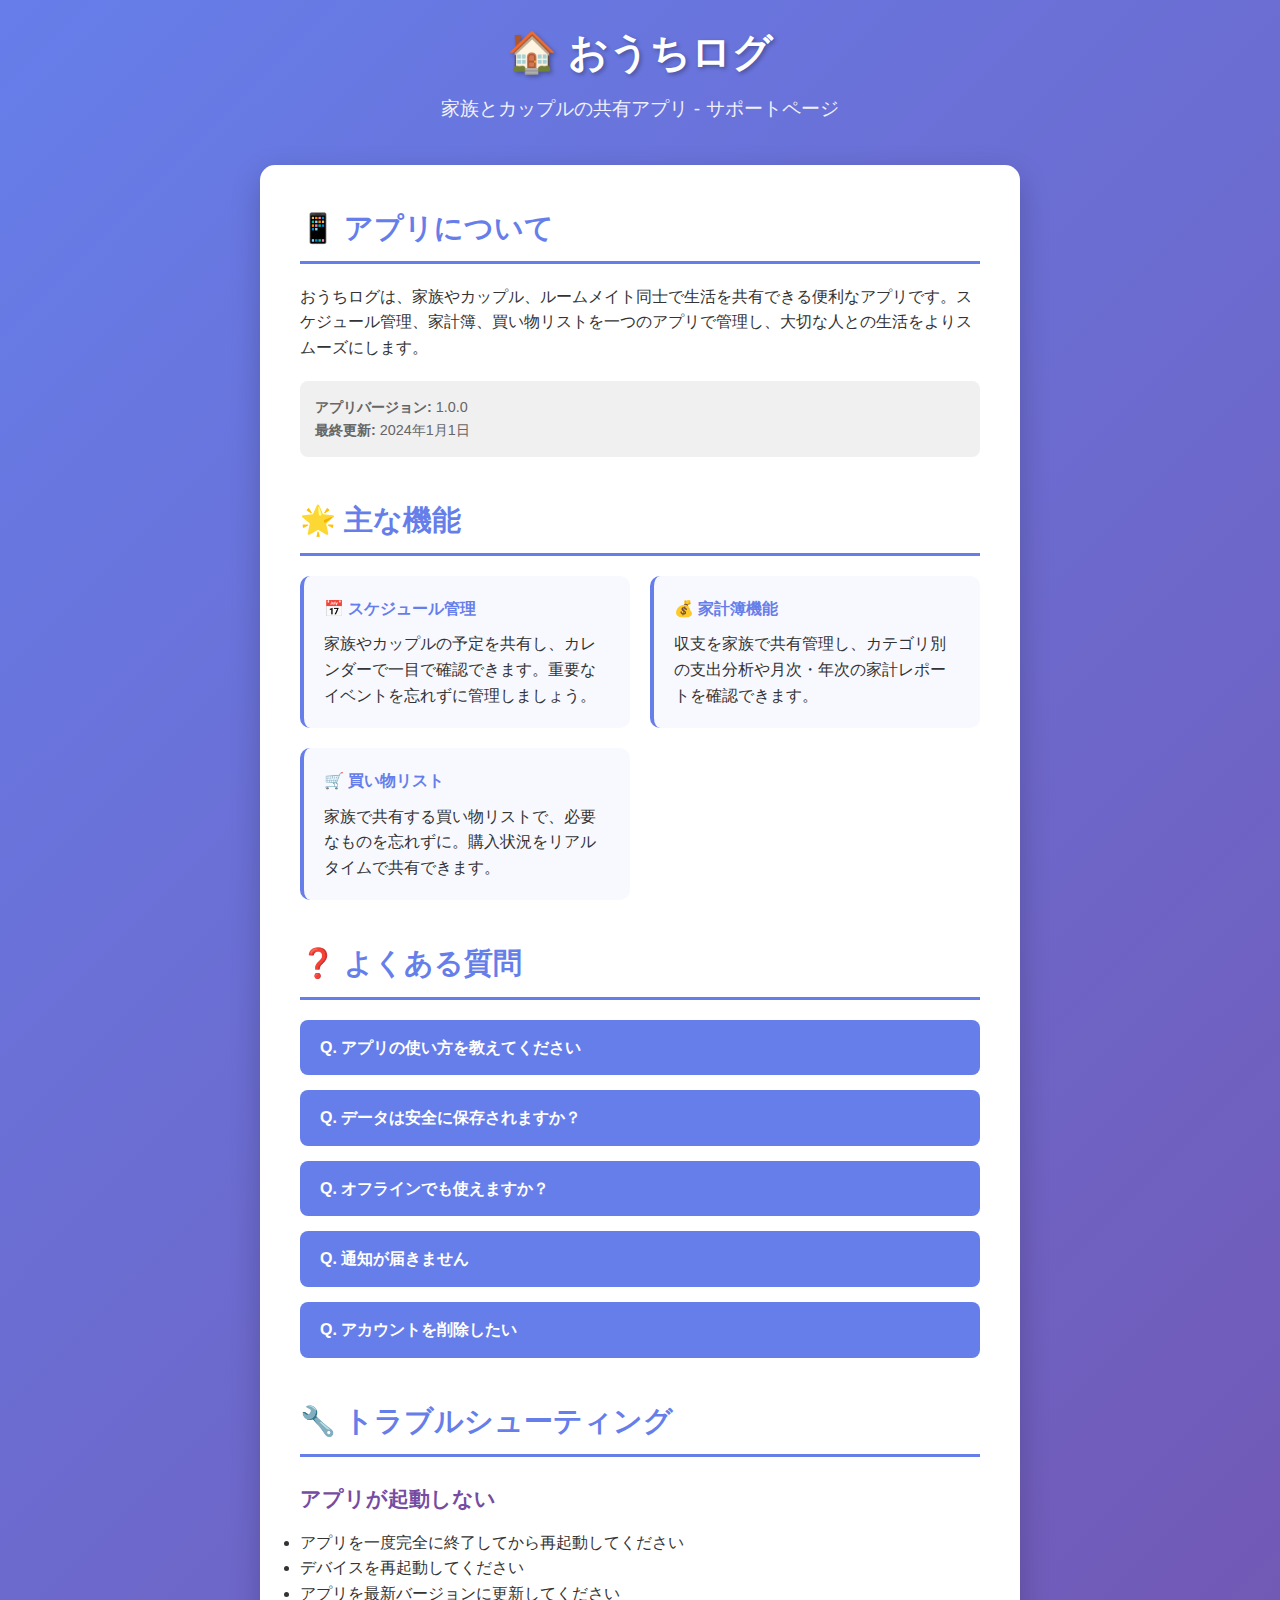
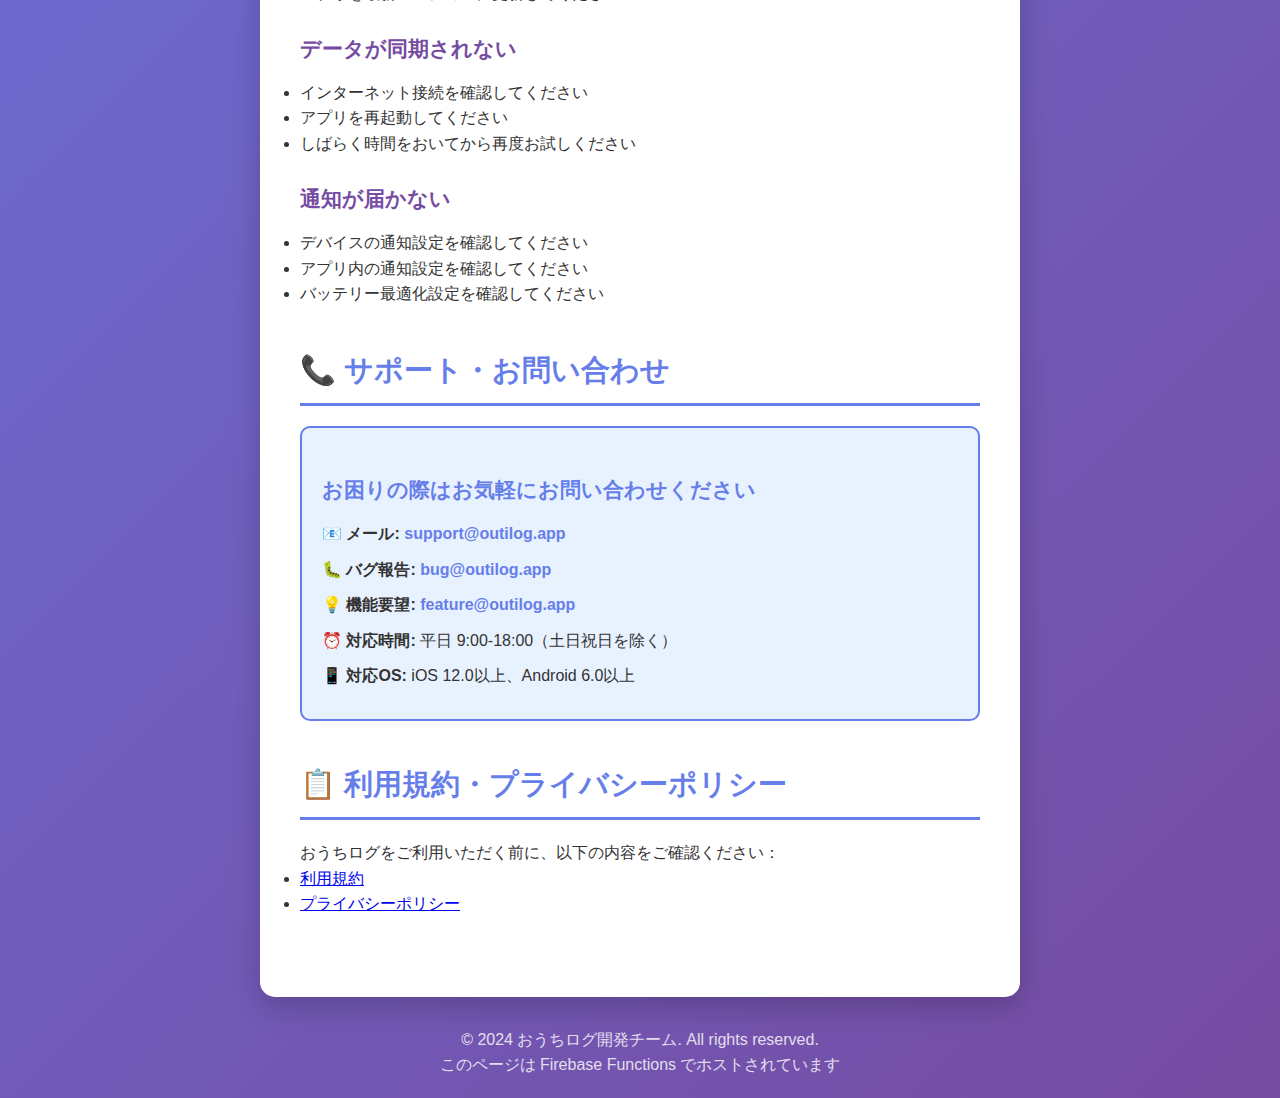
<file: support.html>
<!DOCTYPE html>
<html lang="ja">
<head>
    <meta charset="UTF-8">
    <meta name="viewport" content="width=device-width, initial-scale=1.0">
    <title>おうちログ - サポート</title>
    <style>
        * {
            margin: 0;
            padding: 0;
            box-sizing: border-box;
        }

        body {
            font-family: -apple-system, BlinkMacSystemFont, 'Segoe UI', Roboto, 'Helvetica Neue', Arial, sans-serif;
            line-height: 1.6;
            color: #333;
            background: linear-gradient(135deg, #667eea 0%, #764ba2 100%);
            min-height: 100vh;
        }

        .container {
            max-width: 800px;
            margin: 0 auto;
            padding: 20px;
        }

        .header {
            text-align: center;
            color: white;
            margin-bottom: 40px;
        }

        .header h1 {
            font-size: 2.5rem;
            margin-bottom: 10px;
            text-shadow: 2px 2px 4px rgba(0,0,0,0.3);
        }

        .header p {
            font-size: 1.2rem;
            opacity: 0.9;
        }

        .content {
            background: white;
            border-radius: 15px;
            padding: 40px;
            box-shadow: 0 10px 30px rgba(0,0,0,0.2);
            margin-bottom: 30px;
        }

        .section {
            margin-bottom: 40px;
        }

        .section h2 {
            color: #667eea;
            font-size: 1.8rem;
            margin-bottom: 20px;
            border-bottom: 3px solid #667eea;
            padding-bottom: 10px;
        }

        .section h3 {
            color: #764ba2;
            font-size: 1.3rem;
            margin: 25px 0 15px 0;
        }

        .feature-grid {
            display: grid;
            grid-template-columns: repeat(auto-fit, minmax(250px, 1fr));
            gap: 20px;
            margin: 20px 0;
        }

        .feature-card {
            background: #f8f9ff;
            padding: 20px;
            border-radius: 10px;
            border-left: 4px solid #667eea;
        }

        .feature-card h4 {
            color: #667eea;
            margin-bottom: 10px;
        }

        .faq-item {
            background: #f8f9ff;
            margin: 15px 0;
            border-radius: 8px;
            overflow: hidden;
        }

        .faq-question {
            background: #667eea;
            color: white;
            padding: 15px 20px;
            cursor: pointer;
            font-weight: bold;
            transition: background 0.3s;
        }

        .faq-question:hover {
            background: #5a6fd8;
        }

        .faq-answer {
            padding: 20px;
            display: none;
            background: white;
        }

        .faq-answer.show {
            display: block;
        }

        .contact-info {
            background: #e8f2ff;
            padding: 20px;
            border-radius: 10px;
            border: 2px solid #667eea;
        }

        .contact-info h3 {
            color: #667eea;
            margin-bottom: 15px;
        }

        .contact-info p {
            margin: 10px 0;
        }

        .contact-info a {
            color: #667eea;
            text-decoration: none;
            font-weight: bold;
        }

        .contact-info a:hover {
            text-decoration: underline;
        }

        .footer {
            text-align: center;
            color: white;
            opacity: 0.8;
            margin-top: 30px;
        }

        .version-info {
            background: #f0f0f0;
            padding: 15px;
            border-radius: 8px;
            margin: 20px 0;
            font-size: 0.9rem;
            color: #666;
        }

        @media (max-width: 768px) {
            .container {
                padding: 10px;
            }
            
            .content {
                padding: 20px;
            }
            
            .header h1 {
                font-size: 2rem;
            }
            
            .feature-grid {
                grid-template-columns: 1fr;
            }
        }
    </style>
</head>
<body>
    <div class="container">
        <div class="header">
            <h1>🏠 おうちログ</h1>
            <p>家族とカップルの共有アプリ - サポートページ</p>
        </div>

        <div class="content">
            <div class="section">
                <h2>📱 アプリについて</h2>
                <p>おうちログは、家族やカップル、ルームメイト同士で生活を共有できる便利なアプリです。スケジュール管理、家計簿、買い物リストを一つのアプリで管理し、大切な人との生活をよりスムーズにします。</p>
                
                <div class="version-info">
                    <strong>アプリバージョン:</strong> 1.0.0<br>
                    <strong>最終更新:</strong> 2024年1月1日
                </div>
            </div>

            <div class="section">
                <h2>🌟 主な機能</h2>
                <div class="feature-grid">
                    <div class="feature-card">
                        <h4>📅 スケジュール管理</h4>
                        <p>家族やカップルの予定を共有し、カレンダーで一目で確認できます。重要なイベントを忘れずに管理しましょう。</p>
                    </div>
                    <div class="feature-card">
                        <h4>💰 家計簿機能</h4>
                        <p>収支を家族で共有管理し、カテゴリ別の支出分析や月次・年次の家計レポートを確認できます。</p>
                    </div>
                    <div class="feature-card">
                        <h4>🛒 買い物リスト</h4>
                        <p>家族で共有する買い物リストで、必要なものを忘れずに。購入状況をリアルタイムで共有できます。</p>
                    </div>
                </div>
            </div>

            <div class="section">
                <h2>❓ よくある質問</h2>
                
                <div class="faq-item">
                    <div class="faq-question" onclick="toggleFaq(this)">
                        Q. アプリの使い方を教えてください
                    </div>
                    <div class="faq-answer">
                        <p>まず、アカウントを作成して家族やカップルでスペースを作成します。その後、スケジュール、家計簿、買い物リストの各機能を使って生活を共有できます。各画面の右上にある「？」ボタンから詳細な使い方を確認できます。</p>
                    </div>
                </div>

                <div class="faq-item">
                    <div class="faq-question" onclick="toggleFaq(this)">
                        Q. データは安全に保存されますか？
                    </div>
                    <div class="faq-answer">
                        <p>はい、おうちログはFirebaseを使用してデータを安全に保存しています。プライバシーを保護した設計で、認証されたユーザーのみがデータにアクセスできます。</p>
                    </div>
                </div>

                <div class="faq-item">
                    <div class="faq-question" onclick="toggleFaq(this)">
                        Q. オフラインでも使えますか？
                    </div>
                    <div class="faq-answer">
                        <p>基本的な機能はオフラインでも利用可能です。インターネット接続が復旧すると、データが自動的に同期されます。</p>
                    </div>
                </div>

                <div class="faq-item">
                    <div class="faq-question" onclick="toggleFaq(this)">
                        Q. 通知が届きません
                    </div>
                    <div class="faq-answer">
                        <p>通知設定を確認してください。iOSの場合は「設定」→「通知」→「おうちログ」で通知を許可してください。Androidの場合は「設定」→「アプリ」→「おうちログ」→「通知」で確認できます。</p>
                    </div>
                </div>

                <div class="faq-item">
                    <div class="faq-question" onclick="toggleFaq(this)">
                        Q. アカウントを削除したい
                    </div>
                    <div class="faq-answer">
                        <p>アカウント削除をご希望の場合は、サポートまでご連絡ください。アカウント削除後は、すべてのデータが完全に削除され、復元することはできません。</p>
                    </div>
                </div>
            </div>

            <div class="section">
                <h2>🔧 トラブルシューティング</h2>
                
                <h3>アプリが起動しない</h3>
                <ul>
                    <li>アプリを一度完全に終了してから再起動してください</li>
                    <li>デバイスを再起動してください</li>
                    <li>アプリを最新バージョンに更新してください</li>
                </ul>

                <h3>データが同期されない</h3>
                <ul>
                    <li>インターネット接続を確認してください</li>
                    <li>アプリを再起動してください</li>
                    <li>しばらく時間をおいてから再度お試しください</li>
                </ul>

                <h3>通知が届かない</h3>
                <ul>
                    <li>デバイスの通知設定を確認してください</li>
                    <li>アプリ内の通知設定を確認してください</li>
                    <li>バッテリー最適化設定を確認してください</li>
                </ul>
            </div>

            <div class="section">
                <h2>📞 サポート・お問い合わせ</h2>
                <div class="contact-info">
                    <h3>お困りの際はお気軽にお問い合わせください</h3>
                    <p><strong>📧 メール:</strong> <a href="mailto:support@outilog.app">support@outilog.app</a></p>
                    <p><strong>🐛 バグ報告:</strong> <a href="mailto:bug@outilog.app">bug@outilog.app</a></p>
                    <p><strong>💡 機能要望:</strong> <a href="mailto:feature@outilog.app">feature@outilog.app</a></p>
                    <p><strong>⏰ 対応時間:</strong> 平日 9:00-18:00（土日祝日を除く）</p>
                    <p><strong>📱 対応OS:</strong> iOS 12.0以上、Android 6.0以上</p>
                </div>
            </div>

            <div class="section">
                <h2>📋 利用規約・プライバシーポリシー</h2>
                <p>おうちログをご利用いただく前に、以下の内容をご確認ください：</p>
                <ul>
                    <li><a href="#" onclick="alert('利用規約ページに移動します')">利用規約</a></li>
                    <li><a href="#" onclick="alert('プライバシーポリシーページに移動します')">プライバシーポリシー</a></li>
                </ul>
            </div>
        </div>

        <div class="footer">
            <p>© 2024 おうちログ開発チーム. All rights reserved.</p>
            <p>このページは Firebase Functions でホストされています</p>
        </div>
    </div>

    <script>
        function toggleFaq(element) {
            const answer = element.nextElementSibling;
            const isOpen = answer.classList.contains('show');
            
            // すべてのFAQを閉じる
            document.querySelectorAll('.faq-answer').forEach(item => {
                item.classList.remove('show');
            });
            
            // クリックされたFAQを開く（既に開いていた場合は閉じる）
            if (!isOpen) {
                answer.classList.add('show');
            }
        }

        // ページ読み込み時のアニメーション
        document.addEventListener('DOMContentLoaded', function() {
            const content = document.querySelector('.content');
            content.style.opacity = '0';
            content.style.transform = 'translateY(20px)';
            
            setTimeout(() => {
                content.style.transition = 'opacity 0.6s ease, transform 0.6s ease';
                content.style.opacity = '1';
                content.style.transform = 'translateY(0)';
            }, 100);
        });
    </script>
</body>
</html>
</file>
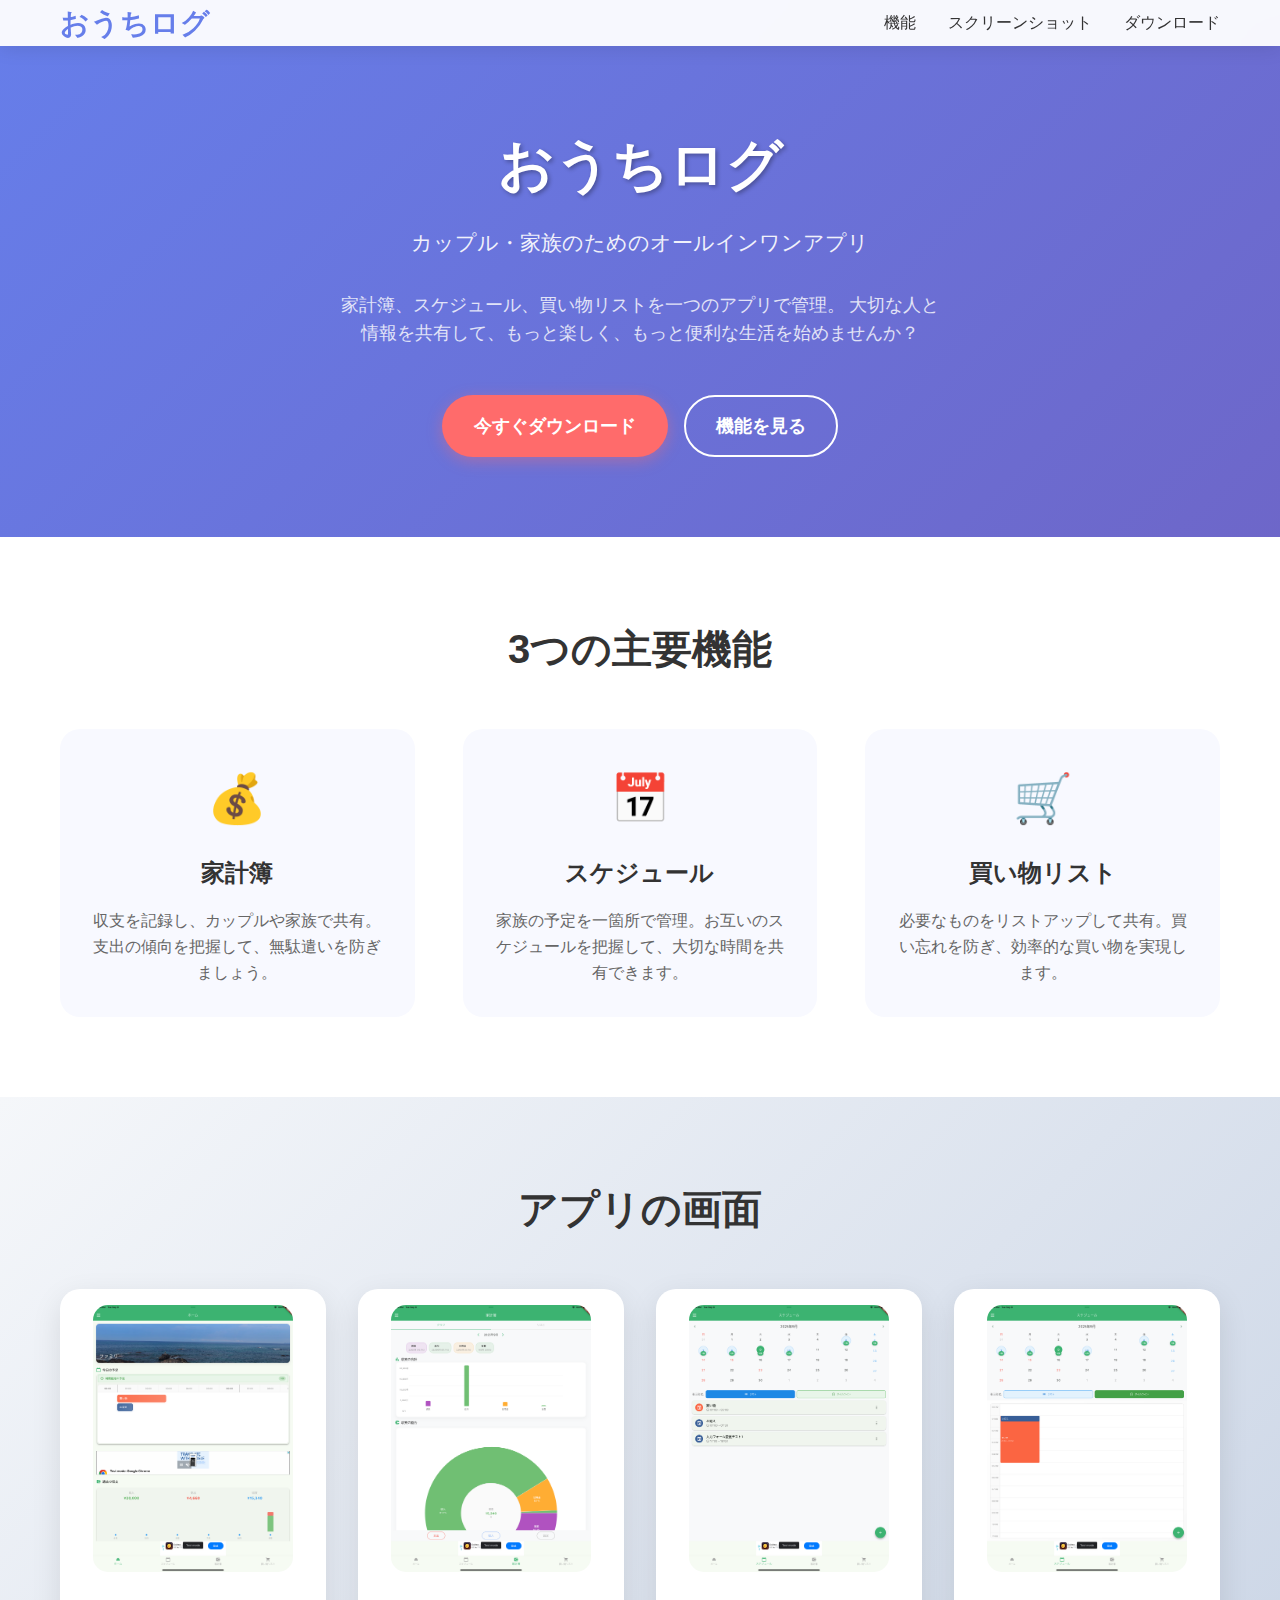
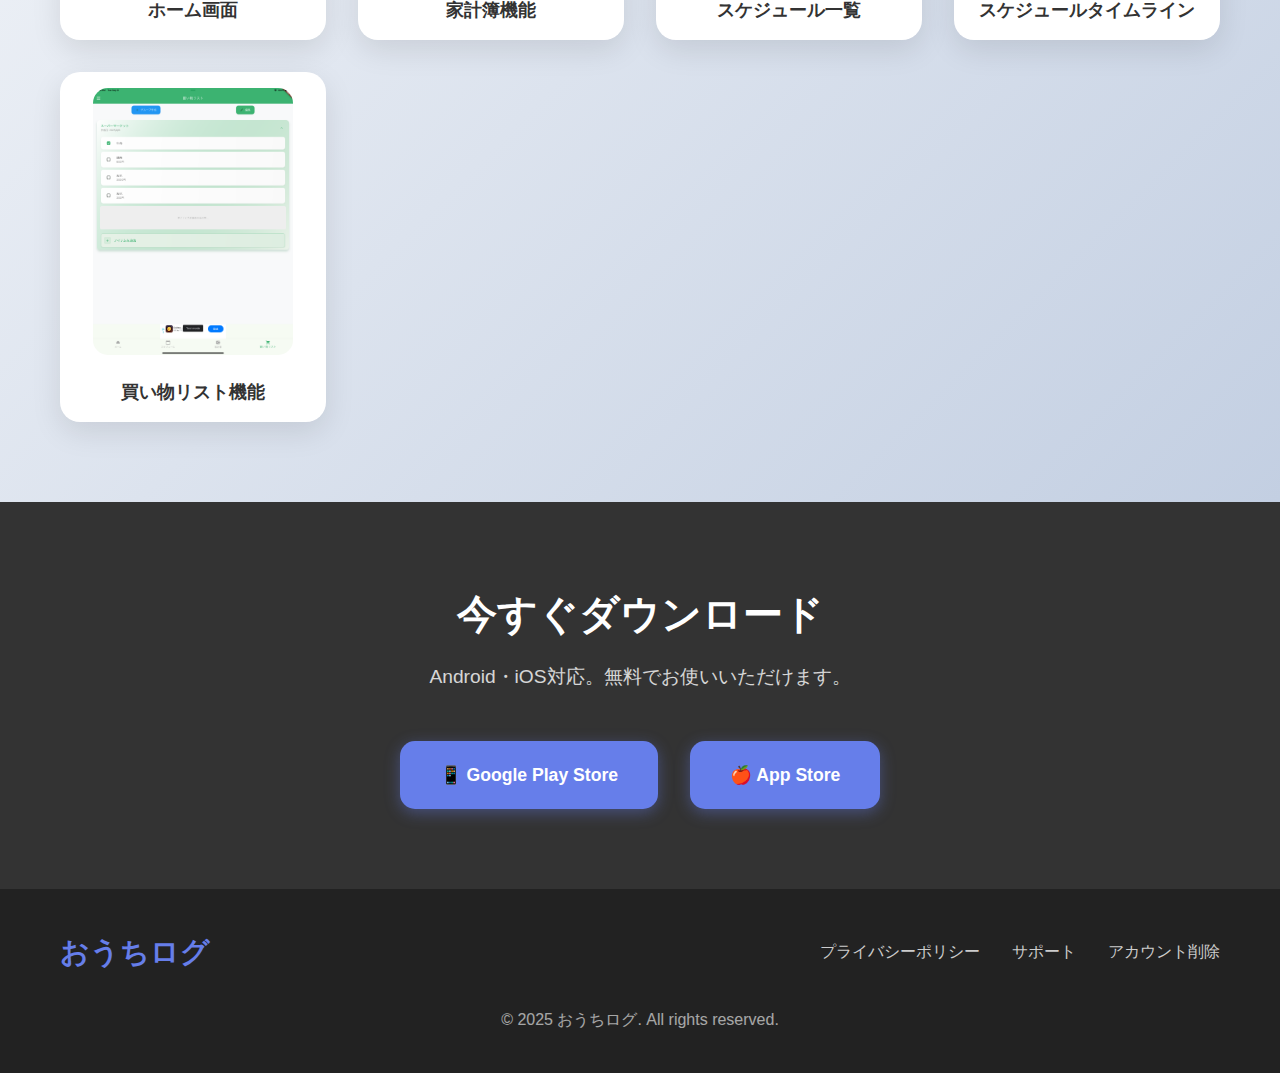
<file: lp/1.html>
<!DOCTYPE html>
<html lang="ja">
<head>
    <meta charset="UTF-8">
    <meta name="viewport" content="width=device-width, initial-scale=1.0">
    <title>おうちログ - カップル・家族のためのオールインワンアプリ</title>
    <meta name="description" content="家計簿、スケジュール、買い物リストをカップル・家族で共有できるオールインワンアプリ。Android・iOS対応。">
    <style>
        * {
            margin: 0;
            padding: 0;
            box-sizing: border-box;
        }

        body {
            font-family: 'Hiragino Sans', 'ヒラギノ角ゴシック', 'Yu Gothic', '游ゴシック', 'Meiryo', sans-serif;
            line-height: 1.6;
            color: #333;
            background: linear-gradient(135deg, #667eea 0%, #764ba2 100%);
        }

        .container {
            max-width: 1200px;
            margin: 0 auto;
            padding: 0 20px;
        }

        /* Header */
        header {
            background: rgba(255, 255, 255, 0.95);
            backdrop-filter: blur(10px);
            position: fixed;
            top: 0;
            left: 0;
            right: 0;
            z-index: 1000;
            box-shadow: 0 2px 20px rgba(0, 0, 0, 0.1);
        }

        nav {
            display: flex;
            justify-content: space-between;
            align-items: center;
            padding: 1rem 0;
        }

        .logo {
            font-size: 1.8rem;
            font-weight: bold;
            color: #667eea;
        }

        .nav-links {
            display: flex;
            list-style: none;
            gap: 2rem;
        }

        .nav-links a {
            text-decoration: none;
            color: #333;
            font-weight: 500;
            transition: color 0.3s ease;
        }

        .nav-links a:hover {
            color: #667eea;
        }

        /* Hero Section */
        .hero {
            padding: 120px 0 80px;
            text-align: center;
            color: white;
        }

        .hero h1 {
            font-size: 3.5rem;
            margin-bottom: 1rem;
            font-weight: 700;
            text-shadow: 2px 2px 4px rgba(0, 0, 0, 0.3);
        }

        .hero .subtitle {
            font-size: 1.3rem;
            margin-bottom: 2rem;
            opacity: 0.9;
        }

        .hero .description {
            font-size: 1.1rem;
            margin-bottom: 3rem;
            max-width: 600px;
            margin-left: auto;
            margin-right: auto;
            opacity: 0.8;
        }

        .cta-buttons {
            display: flex;
            gap: 1rem;
            justify-content: center;
            flex-wrap: wrap;
        }

        .btn {
            display: inline-block;
            padding: 15px 30px;
            border-radius: 50px;
            text-decoration: none;
            font-weight: 600;
            font-size: 1.1rem;
            transition: all 0.3s ease;
            border: 2px solid transparent;
        }

        .btn-primary {
            background: #ff6b6b;
            color: white;
            box-shadow: 0 4px 15px rgba(255, 107, 107, 0.4);
        }

        .btn-primary:hover {
            background: #ff5252;
            transform: translateY(-2px);
            box-shadow: 0 6px 20px rgba(255, 107, 107, 0.6);
        }

        .btn-secondary {
            background: transparent;
            color: white;
            border: 2px solid white;
        }

        .btn-secondary:hover {
            background: white;
            color: #667eea;
            transform: translateY(-2px);
        }

        /* Features Section */
        .features {
            padding: 80px 0;
            background: white;
        }

        .section-title {
            text-align: center;
            font-size: 2.5rem;
            margin-bottom: 3rem;
            color: #333;
        }

        .features-grid {
            display: grid;
            grid-template-columns: repeat(auto-fit, minmax(300px, 1fr));
            gap: 3rem;
            margin-top: 3rem;
        }

        .feature-card {
            text-align: center;
            padding: 2rem;
            border-radius: 20px;
            background: #f8f9ff;
            transition: transform 0.3s ease, box-shadow 0.3s ease;
        }

        .feature-card:hover {
            transform: translateY(-10px);
            box-shadow: 0 20px 40px rgba(0, 0, 0, 0.1);
        }

        .feature-icon {
            font-size: 3rem;
            margin-bottom: 1rem;
        }

        .feature-card h3 {
            font-size: 1.5rem;
            margin-bottom: 1rem;
            color: #333;
        }

        .feature-card p {
            color: #666;
            line-height: 1.6;
        }

        /* Screenshots Section */
        .screenshots {
            padding: 80px 0;
            background: linear-gradient(135deg, #f5f7fa 0%, #c3cfe2 100%);
        }

        .screenshots-grid {
            display: grid;
            grid-template-columns: repeat(auto-fit, minmax(250px, 1fr));
            gap: 2rem;
            margin-top: 3rem;
        }

        .screenshot {
            text-align: center;
            background: white;
            border-radius: 20px;
            padding: 1rem;
            box-shadow: 0 10px 30px rgba(0, 0, 0, 0.1);
            transition: transform 0.3s ease;
        }

        .screenshot:hover {
            transform: scale(1.05);
        }

        .screenshot img {
            width: 100%;
            max-width: 200px;
            height: auto;
            border-radius: 15px;
            margin-bottom: 1rem;
        }

        .screenshot h4 {
            color: #333;
            font-size: 1.1rem;
        }

        /* Download Section */
        .download {
            padding: 80px 0;
            background: #333;
            color: white;
            text-align: center;
        }

        .download h2 {
            font-size: 2.5rem;
            margin-bottom: 1rem;
        }

        .download p {
            font-size: 1.2rem;
            margin-bottom: 3rem;
            opacity: 0.8;
        }

        .download-buttons {
            display: flex;
            gap: 2rem;
            justify-content: center;
            flex-wrap: wrap;
        }

        .download-btn {
            display: inline-block;
            padding: 20px 40px;
            background: #667eea;
            color: white;
            text-decoration: none;
            border-radius: 15px;
            font-weight: 600;
            font-size: 1.1rem;
            transition: all 0.3s ease;
            box-shadow: 0 4px 15px rgba(102, 126, 234, 0.4);
        }

        .download-btn:hover {
            background: #5a6fd8;
            transform: translateY(-3px);
            box-shadow: 0 6px 20px rgba(102, 126, 234, 0.6);
        }

        /* Footer */
        footer {
            background: #222;
            color: white;
            padding: 40px 0;
            text-align: center;
        }

        .footer-content {
            display: flex;
            justify-content: space-between;
            align-items: center;
            flex-wrap: wrap;
            gap: 2rem;
        }

        .footer-links {
            display: flex;
            gap: 2rem;
            list-style: none;
        }

        .footer-links a {
            color: #ccc;
            text-decoration: none;
            transition: color 0.3s ease;
        }

        .footer-links a:hover {
            color: white;
        }

        /* Responsive */
        @media (max-width: 768px) {
            .hero h1 {
                font-size: 2.5rem;
            }

            .hero .subtitle {
                font-size: 1.1rem;
            }

            .nav-links {
                display: none;
            }

            .cta-buttons {
                flex-direction: column;
                align-items: center;
            }

            .download-buttons {
                flex-direction: column;
                align-items: center;
            }

            .footer-content {
                flex-direction: column;
                text-align: center;
            }
        }
    </style>
</head>
<body>
    <!-- Header -->
    <header>
        <nav class="container">
            <div class="logo">おうちログ</div>
            <ul class="nav-links">
                <li><a href="#features">機能</a></li>
                <li><a href="#screenshots">スクリーンショット</a></li>
                <li><a href="#download">ダウンロード</a></li>
            </ul>
        </nav>
    </header>

    <!-- Hero Section -->
    <section class="hero">
        <div class="container">
            <h1>おうちログ</h1>
            <p class="subtitle">カップル・家族のためのオールインワンアプリ</p>
            <p class="description">
                家計簿、スケジュール、買い物リストを一つのアプリで管理。
                大切な人と情報を共有して、もっと楽しく、もっと便利な生活を始めませんか？
            </p>
            <div class="cta-buttons">
                <a href="#download" class="btn btn-primary">今すぐダウンロード</a>
                <a href="#features" class="btn btn-secondary">機能を見る</a>
            </div>
        </div>
    </section>

    <!-- Features Section -->
    <section class="features" id="features">
        <div class="container">
            <h2 class="section-title">3つの主要機能</h2>
            <div class="features-grid">
                <div class="feature-card">
                    <div class="feature-icon">💰</div>
                    <h3>家計簿</h3>
                    <p>収支を記録し、カップルや家族で共有。支出の傾向を把握して、無駄遣いを防ぎましょう。</p>
                </div>
                <div class="feature-card">
                    <div class="feature-icon">📅</div>
                    <h3>スケジュール</h3>
                    <p>家族の予定を一箇所で管理。お互いのスケジュールを把握して、大切な時間を共有できます。</p>
                </div>
                <div class="feature-card">
                    <div class="feature-icon">🛒</div>
                    <h3>買い物リスト</h3>
                    <p>必要なものをリストアップして共有。買い忘れを防ぎ、効率的な買い物を実現します。</p>
                </div>
            </div>
        </div>
    </section>

    <!-- Screenshots Section -->
    <section class="screenshots" id="screenshots">
        <div class="container">
            <h2 class="section-title">アプリの画面</h2>
            <div class="screenshots-grid">
                <div class="screenshot">
                    <img src="img/home.png" alt="おうちログ ホーム画面">
                    <h4>ホーム画面</h4>
                </div>
                <div class="screenshot">
                    <img src="img/kakeibo.png" alt="おうちログ 家計簿機能">
                    <h4>家計簿機能</h4>
                </div>
                <div class="screenshot">
                    <img src="img/schedule_list_view.png" alt="おうちログ スケジュール一覧">
                    <h4>スケジュール一覧</h4>
                </div>
                <div class="screenshot">
                    <img src="img/schedule_timeline_view.png" alt="おうちログ スケジュールタイムライン">
                    <h4>スケジュールタイムライン</h4>
                </div>
                <div class="screenshot">
                    <img src="img/buy_list.png" alt="おうちログ 買い物リスト機能">
                    <h4>買い物リスト機能</h4>
                </div>
            </div>
        </div>
    </section>

    <!-- Download Section -->
    <section class="download" id="download">
        <div class="container">
            <h2>今すぐダウンロード</h2>
            <p>Android・iOS対応。無料でお使いいただけます。</p>
            <div class="download-buttons">
                <a href="#" class="download-btn">📱 Google Play Store</a>
                <a href="#" class="download-btn">🍎 App Store</a>
            </div>
        </div>
    </section>

    <!-- Footer -->
    <footer>
        <div class="container">
            <div class="footer-content">
                <div class="logo">おうちログ</div>
                <ul class="footer-links">
                    <li><a href="/privacy_policy.html">プライバシーポリシー</a></li>
                    <li><a href="/support.html">サポート</a></li>
                    <li><a href="/account_deletion.html">アカウント削除</a></li>
                </ul>
            </div>
            <p style="margin-top: 2rem; opacity: 0.6;">© 2025 おうちログ. All rights reserved.</p>
        </div>
    </footer>

    <script>
        // Smooth scrolling for navigation links
        document.querySelectorAll('a[href^="#"]').forEach(anchor => {
            anchor.addEventListener('click', function (e) {
                e.preventDefault();
                const target = document.querySelector(this.getAttribute('href'));
                if (target) {
                    target.scrollIntoView({
                        behavior: 'smooth',
                        block: 'start'
                    });
                }
            });
        });

        // Add scroll effect to header
        window.addEventListener('scroll', function() {
            const header = document.querySelector('header');
            if (window.scrollY > 100) {
                header.style.background = 'rgba(255, 255, 255, 0.98)';
            } else {
                header.style.background = 'rgba(255, 255, 255, 0.95)';
            }
        });
    </script>
</body>
</html>
</file>
<file: assets/index.css>
body {
    margin: 0;
    padding: 0;
    font-family: 'Hiragino Sans', 'ヒラギノ角ゴシック', 'Yu Gothic', '游ゴシック', 'Meiryo', 'メイリオ', sans-serif;
}

/* Header */
.header {
    position: fixed;
    top: 0;
    left: 0;
    right: 0;
    z-index: 1000;
    background: rgba(255, 255, 255, 0.95);
    backdrop-filter: blur(10px);
    border-bottom: 1px solid rgba(0, 0, 0, 0.1);
}

.navbar-brand {
    font-weight: bold;
    color: #2c3e50 !important;
    display: flex;
    align-items: center;
    font-size: 1.5rem;
}

.navbar-brand img {
    border-radius: 8px;
}

.nav-link {
    color: #2c3e50 !important;
    font-weight: 500;
    transition: color 0.3s ease;
    font-size: 1.1rem;
}

.nav-link:hover {
    color: #667eea !important;
}

/* Section1 */
.section1 {
    margin-top: 66px;
    padding: 5px;
    height: calc(100vh - 66px);
    width: 100%;
    background: linear-gradient(to right, #ffffff, #71cbd4);
}

.section1-image {
    width: 100%;
    height: 85%;
    display: flex;
    flex-direction: row;
    justify-content: center;
    align-items: center;
    gap: 2rem;
    flex-wrap: wrap;
}

.section1-image-div {
    flex: 1;
    min-width: 300px;
    max-width: 100%;
    height: 100%;
    display: flex;
    flex-direction: column;
    justify-content: center;
    align-items: center;
    position: relative;
}

.section1-image-img {
    width: 100%;
    height: 100%;
    object-fit: contain;
}

.section1-image1-bear-img {
    position: absolute;
    bottom: 20px;
    left: 20px;
    width: 180px;
    object-fit: contain;
}
.section1-image2-bear-img {
    position: absolute;
    top: 20px;
    right: 20px;
    width: 100px;
    object-fit: contain;
}
.section1-image3-bear-img {
    position: absolute;
    bottom: 20px;
    left: 20px;
    width: 100px;
    object-fit: contain;
}

.section1-app-link {
    width: 100%;
    height: 15%;
    display: flex;
    flex-direction: row;
    gap: 1rem;
    align-items: center;
    justify-content: center;
}

.section1-app-link-item {
        max-width: 50%;
        height: 70%;
}

.section1-app-link-item > img {
    height: 100%;
    object-fit: contain;
}

/* Download Section */
.download-buttons {
    display: flex;
    gap: 1rem;
    justify-content: center;
    align-items: center;
    flex-wrap: wrap;
}

.download-button {
    display: inline-block;
    transition: transform 0.3s ease;
}

.download-button:hover {
    transform: scale(1.05);
}

.download-button-img {
    height: 60px;
    width: auto;
    object-fit: contain;
}

.features-section {
    padding: 80px 0;
    background: #f8f9fa;
}

.features-section .row {
    margin-bottom: 2rem;
}

.features-section .row:last-child {
    margin-bottom: 0;
}

.feature-item {
    display: flex;
    align-items: center;
    gap: 2rem;
    background: white;
    padding: 2rem;
    border-radius: 15px;
    box-shadow: 0 5px 20px rgba(0, 0, 0, 0.1);
    margin-bottom: 3rem;
    height: 100%;
}

.feature-screenshot {
    flex-shrink: 0;
    text-align: center;
}

.feature-img {
    width: 150px;
    height: auto;
    border-radius: 10px;
}

.feature-content h3 {
    color: #2c3e50;
    font-size: 1.5rem;
    margin-bottom: 1rem;
}

.feature-content p {
    color: #7f8c8d;
    line-height: 1.6;
    margin-bottom: 0.5rem;
}

/* Recipe Section */
.recipe-section {
    padding: 80px 0;
    background: linear-gradient(to right, #ffffff, #71cbd4);
}

.recipe-title {
    font-size: 2.5rem;
    font-weight: bold;
    color: #2c3e50;
    margin-bottom: 1rem;
}

.recipe-subtitle {
    font-size: 1.2rem;
    color: #34495e;
    line-height: 1.6;
}

.recipe-flow {
    display: flex;
    align-items: center;
    justify-content: center;
    gap: 2rem;
    flex-wrap: wrap;
    margin-top: 2rem;
}

.recipe-step {
    flex: 1;
    min-width: 250px;
    max-width: 300px;
    text-align: center;
    background: white;
    padding: 2rem;
    border-radius: 20px;
    box-shadow: 0 5px 20px rgba(0, 0, 0, 0.1);
    transition: transform 0.3s ease;
}

.recipe-step:hover {
    transform: translateY(-5px);
}

.recipe-step h4 {
    color: #2c3e50;
    font-size: 1.3rem;
    margin: 1rem 0 0.5rem 0;
    font-weight: bold;
}

.recipe-step p {
    color: #7f8c8d;
    line-height: 1.6;
    margin: 0;
}

.recipe-img-container {
    width: 200px;
    height: 300px;
    margin: 0 auto 1rem auto;
    border-radius: 15px;
    overflow: hidden;
    box-shadow: 0 10px 30px rgba(0, 0, 0, 0.2);
    background: #f8f9fa;
    display: flex;
    align-items: center;
    justify-content: center;
}

.recipe-img {
    width: 100%;
    height: 100%;
    object-fit: contain;
    border-radius: 15px;
}

.recipe-arrow {
    font-size: 2.5rem;
    color: #667eea;
    font-weight: bold;
    flex-shrink: 0;
    display: flex;
    align-items: center;
    justify-content: center;
    background: white;
    width: 60px;
    height: 60px;
    border-radius: 50%;
    box-shadow: 0 5px 15px rgba(102, 126, 234, 0.3);
    margin: 0 1rem;
    transition: all 0.3s ease;
}

.recipe-arrow:hover {
    transform: scale(1.1);
    box-shadow: 0 8px 25px rgba(102, 126, 234, 0.4);
}

/* Download Section */
.download-section {
    padding: 80px 0;
    background: #f8f9fa;
}

.download-title {
    font-size: 2.5rem;
    font-weight: bold;
    color: #2c3e50;
    margin-bottom: 1rem;
}

.download-subtitle {
    font-size: 1.2rem;
    color: #7f8c8d;
    margin-bottom: 2rem;
}

/* Footer */
.footer {
    background: #2c3e50;
    color: white;
    padding: 3rem 0 1rem;
}

.footer-brand {
    display: flex;
    align-items: center;
    font-size: 1.5rem;
    font-weight: bold;
    margin-bottom: 1rem;
}

.footer-brand img {
    border-radius: 8px;
}

.footer-text {
    color: #bdc3c7;
    margin-bottom: 0;
}

.footer-links {
    display: flex;
    gap: 2rem;
    justify-content: flex-end;
}

.footer-link {
    color: #bdc3c7;
    text-decoration: none;
    transition: color 0.3s ease;
}

.footer-link:hover {
    color: white;
}

.footer-bottom {
    border-top: 1px solid #34495e;
    margin-top: 2rem;
    padding-top: 1rem;
    text-align: center;
    color: #bdc3c7;
}

/* Responsive Design */
@media (max-width: 768px) {
    .section1 {
        height: calc(100vh - 66px);
        padding: 10px;
        display: flex;
        flex-direction: column;
        justify-content: space-between;
        margin-top: 66px;
    }
    
    .section1-image {
        height: 80%;
        padding: 0 10px;
        display: flex;
        justify-content: center;
        align-items: center;
        min-height: 300px;
        position: relative;
    }
    
    .section1-image-div {
        position: absolute;
        display: flex;
        justify-content: center;
        align-items: center;
        opacity: 1;
    }
    
    .section1-image-div:nth-child(1) {
        width: 280px;
        height: 420px;
        z-index: 3;
        left: 20%;
        top: 10%;
        transform: rotate(-15deg);
    }
    
    .section1-image-div:nth-child(2) {
        width: 300px;
        height: 450px;
        z-index: 2;
        left: 50%;
        top: 50%;
        transform: translate(-50%, -50%) rotate(5deg);
    }
    
    .section1-image-div:nth-child(3) {
        width: 280px;
        height: 420px;
        z-index: 1;
        right: 20%;
        top: 20%;
        transform: rotate(10deg);
    }
    
    .section1-image-img {
        width: 100%;
        height: 100%;
        object-fit: contain;
        max-height: 100%;
    }
    
    .section1-image1-bear-img,
    .section1-image2-bear-img,
    .section1-image3-bear-img {
        width: 60px;
        max-height: 60px;
        object-fit: contain;
    }
    
    .section1-image1-bear-img {
        bottom: 10px;
        left: 10px;
    }
    
    .section1-image2-bear-img {
        top: 10px;
        right: 10px;
    }
    
    .section1-image3-bear-img {
        bottom: 10px;
        left: 10px;
    }
    
    .section1-app-link {
        flex-direction: row;
        gap: 0.8rem;
        height: 20%;
        margin-top: 0;
        padding: 5px 10px;
        justify-content: center;
        align-items: center;
    }
    
    .section1-app-link-item {
        max-width: 140px;
        height: 40px;
    }
    
    .feature-item {
        flex-direction: column;
        text-align: center;
        margin-bottom: 2rem;
        padding: 1.5rem;
    }
    
    .feature-img {
        width: 120px;
        margin-bottom: 1rem;
    }
    
    .download-buttons {
        flex-direction: column;
        align-items: center;
        gap: 1rem;
    }
    
    .download-button-img {
        height: 50px;
    }
    
    .footer-links {
        justify-content: center;
        margin-top: 1rem;
        flex-direction: column;
        gap: 1rem;
    }
    
    .download-title {
        font-size: 2rem;
    }
    
    .recipe-title {
        font-size: 2rem;
    }
    
    .recipe-flow {
        flex-direction: column;
        gap: 1rem;
    }
    
    .recipe-step {
        min-width: 100%;
        max-width: 100%;
        padding: 1.5rem;
    }
    
    .recipe-img-container {
        width: 150px;
        height: 200px;
    }
    
    .recipe-img {
        width: 100%;
        height: 100%;
    }
    
    .recipe-arrow {
        transform: rotate(90deg);
        font-size: 2rem;
    }
}

@media (max-width: 992px) {
    .section1-image {
        flex-direction: column;
        gap: 1.5rem;
    }
    
    .section1-image-div {
        width: 100%;
        height: 400px;
    }
    
    .section1-image-img {
        width: 250px;
        height: 400px;
        object-fit: contain;
    }
    
    .feature-item {
        flex-direction: column;
        text-align: center;
        margin-bottom: 2rem;
    }
    
    .feature-img {
        width: 140px;
        margin-bottom: 1rem;
    }
}
</file>
<file: assets/LP/index.css>
body {
    margin: 0;
    padding: 0;
    font-family: 'Hiragino Sans', 'ヒラギノ角ゴシック', 'Yu Gothic', '游ゴシック', 'Meiryo', 'メイリオ', sans-serif;
    font-weight: 400;
}

h1,
h2,
h3,
h4,
h5,
h6 {
    font-weight: 300;
}

p {
    font-weight: 400;
}

/* header */
header {
    background: #EBFCF9;
    padding: 2rem 1rem;
    gap: 2rem;
}

header .header-left {
    width: 100%;
    gap: 1rem;
    text-align: center;
}

header .header-left .header-left-top {
    width: fit-content;
    border-radius: 1rem;
    background: white;
    padding: 0.2rem 0.4rem;
    font-size: 0.9rem;
}

.header-left-title {
    font-size: 1.8rem;
    line-height: 1.4;
    margin: 0;
}

.header-left-title span {
    color: #65C2C9;
}

.header-left-description {
    color: #576371;
    font-size: 0.95rem;
    line-height: 1.6;
}

.header-left-app-link {
    gap: 0.8rem;
    justify-content: center;
}

.header-left-app-link a {
    display: inline-flex;
    align-items: center;
    justify-content: center;
    text-decoration: none;
    transition: all 0.3s ease;
}

.header-left-app-link a img {
    height: 45px;
    width: auto;
}

.header-left-app-link a:hover {
    transform: scale(1.05);
    opacity: 0.9;
}

.header-left-download-count {
    gap: 1.5rem;
}

.header-left-download-count div {
    text-align: center;
}

.header-left-download-count .count-number {
    font-size: 1.5rem;
    font-weight: 600;
    color: #111828;
}

.header-left-download-count .count-label {
    font-size: 0.8rem;
    color: #576371;
}

.header-left-download-count .divider {
    width: 1px;
    background: #576371;
    height: 40px;
    align-self: center;
}

header .header-right {
    width: 100%;
    max-width: 400px;
    margin: 0 auto;
}

.header-right img {
    width: 100%;
    height: auto;
    object-fit: contain;
    border-radius: 1rem;
}

/* section common */
section {
    padding: 3rem 1rem;
}

/* section1 - feature */
section .feature-title {
    text-align: center;
    margin-bottom: 2rem;
    padding: 0 1rem;
}

section .feature-title h2 {
    font-size: 1.6rem;
    margin-bottom: 0.5rem;
}

section .feature-title p {
    font-size: 1rem;
    color: #4A5565;
}

section .feature-cards {
    padding: 0 5%;
}

section .feature-card {
    padding: 1.25rem;
    border-radius: 0.7rem;
    gap: 0.5rem;
    box-shadow: 0 0 10px 0 rgba(0, 0, 0, 0.1);
    transition: all 0.3s ease;
    background: white;
    height: 100%;
}

section .feature-card:hover {
    transform: translateY(-5px);
    box-shadow: 0 0 20px 0 rgba(0, 0, 0, 0.15);
}

section .feature-card .feature-card-icon {
    width: fit-content;
    padding: 10px;
    border-radius: 0.7rem;
}

section .feature-card:nth-child(1) .feature-card-icon {
    background: #5BB5BC;
}

section .feature-card:nth-child(2) .feature-card-icon {
    background: #4E9CA4;
}

section .feature-card:nth-child(3) .feature-card-icon {
    background: #40BED0;
}

section .feature-card:nth-child(4) .feature-card-icon {
    background: #2BBEB5;
}

section .feature-card:nth-child(5) .feature-card-icon {
    background: #2B9592;
}

section .feature-card:nth-child(6) .feature-card-icon {
    background: #00BBD7;
}

section .feature-card h3 {
    color: #111828;
    font-size: 1.1rem;
    margin: 0.5rem 0;
}

section .feature-card p {
    color: #4A5565;
    font-size: 0.9rem;
    line-height: 1.6;
    margin: 0;
}

/* section2 - starter */
section:nth-child(2) {
    background: #F8F9FB;
}

section .starter-title {
    margin-bottom: 2rem;
}

section .starter-title h2 {
    font-size: 1.6rem;
    margin-bottom: 0.5rem;
}

section .starter-title p {
    color: #4A5565;
    font-size: 1rem;
}

section .starter-content {
    width: 100%;
    max-width: 1200px;
    margin: 0 auto;
    padding: 0 1rem;
}

section .starter-content-discriptions {
    gap: 1.5rem;
}

section .starter-content-discription {
    gap: 1rem;
    align-items: flex-start;
}

section .starter-content-discription-icon {
    border-radius: 0.7rem;
    position: relative;
    flex-shrink: 0;
}

section .starter-content-discription-icon span {
    width: 18px;
    height: 18px;
    font-size: 10px;
    font-weight: 600;
    background: white;
    border-radius: 50%;
    display: flex;
    align-items: center;
    justify-content: center;
    position: absolute;
    top: -5px;
    left: -5px;
    box-shadow: 0 2px 4px rgba(0, 0, 0, 0.1);
}

section .starter-content-discription-icon-svg {
    width: fit-content;
    padding: 0.6rem;
    border-radius: 0.7rem;
    background: #65C2C9;
}

section .starter-content-discription-icon svg {
    width: 24px;
    height: 24px;
}

section .starter-content-discription-sentence h3 {
    color: #111828;
    font-size: 1rem;
    font-weight: 500;
    margin: 0 0 0.3rem 0;
}

section .starter-content-discription-sentence p {
    color: #4A5565;
    font-size: 0.9rem;
    margin: 0;
    line-height: 1.5;
}

section .starter-content-image {
    text-align: center;
}

section .starter-content-image img {
    width: 100%;
    max-width: 350px;
    height: auto;
    object-fit: contain;
}

/* ================================
   Tablet (768px以上)
   ================================ */
@media (min-width: 768px) {
    header {
        padding: 3rem 3rem;
    }

    header .header-left {
        gap: 1.2rem;
    }

    .header-left-title {
        font-size: 2.2rem;
    }

    .header-left-description {
        font-size: 1rem;
    }

    .header-left-app-link a img {
        height: 50px;
    }

    section {
        padding: 4rem 2rem;
    }

    section .feature-title h2 {
        font-size: 2rem;
    }

    section .feature-title p {
        font-size: 1.1rem;
    }

    section .feature-cards {
        padding: 0 8%;
    }

    section .feature-card {
        padding: 1.5rem;
    }

    section .feature-card h3 {
        font-size: 1.2rem;
    }

    section .feature-card p {
        font-size: 0.95rem;
    }

    section .starter-title h2 {
        font-size: 2rem;
    }

    section .starter-content {
        padding: 0 2rem;
    }

    section .starter-content-discription-sentence h3 {
        font-size: 1.1rem;
    }

    section .starter-content-image img {
        max-width: 400px;
    }
}

/* ================================
   Desktop (992px以上)
   ================================ */
@media (min-width: 992px) {
    header {
        padding: 4rem 5rem;
        gap: 3rem;
    }

    header .header-left {
        width: 50%;
        text-align: left;
        gap: 1.5rem;
    }

    .header-left-title {
        font-size: 2.5rem;
    }

    .header-left-description {
        font-size: 1.05rem;
    }

    .header-left-app-link {
        justify-content: flex-start;
        gap: 1rem;
    }

    .header-left-app-link a img {
        height: 55px;
    }

    .header-left-download-count {
        justify-content: flex-start;
    }

    header .header-right {
        width: 50%;
        max-width: none;
    }

    section {
        padding: 5rem 3rem;
    }

    section .feature-title h2 {
        font-size: 2.3rem;
    }

    section .feature-cards {
        padding: 0 10%;
    }

    section .feature-card:hover {
        transform: translateY(-10px);
        box-shadow: 0 0 25px 0 rgba(0, 0, 0, 0.2);
    }

    section .starter-title h2 {
        font-size: 2.3rem;
    }

    section .starter-content {
        padding: 0 3rem;
    }

    section .starter-content-discriptions {
        gap: 2rem;
    }

    section .starter-content-discription-icon-svg {
        padding: 0.8rem;
    }

    section .starter-content-discription-icon svg {
        width: 28px;
        height: 28px;
    }

    section .starter-content-discription-sentence h3 {
        font-size: 1.2rem;
    }

    section .starter-content-discription-sentence p {
        font-size: 1rem;
    }

    section .starter-content-image img {
        max-width: 500px;
    }
}

/* ================================
   Large Desktop (1200px以上)
   ================================ */
@media (min-width: 1200px) {
    header {
        padding: 4rem 8rem;
    }

    .header-left-title {
        font-size: 2.8rem;
    }

    .header-left-description {
        font-size: 1.1rem;
    }

    section .feature-title h2 {
        font-size: 2.5rem;
    }

    section .starter-title h2 {
        font-size: 2.5rem;
    }
}

/* footer */
/* features highlight */
.features-highlight {
    margin-top: 4rem;
    padding: 0 10%;
}

.features-highlight-card {
    display: flex;
    flex-wrap: wrap;
    justify-content: space-evenly;
    align-items: stretch;
    gap: 2rem;
    background: white;
    border-radius: 1.5rem;
    padding: 3rem 2rem;
    box-shadow: 0 4px 20px rgba(0, 0, 0, 0.08);
}

.features-highlight-item {
    flex: 1;
    min-width: 200px;
    text-align: center;
    display: flex;
    flex-direction: column;
    align-items: center;
    gap: 0.5rem;
}

.features-highlight-icon {
    font-size: 2.5rem;
}

.features-highlight-item h3 {
    font-size: 1.5rem;
    color: #111828;
    margin: 0;
}

.features-highlight-item p {
    font-size: 1rem;
    color: #6B7280;
    margin: 0;
}

/* CTA Section */
.cta-section {
    background: linear-gradient(135deg, #5BB5BC 0%, #40BED0 50%, #65C2C9 100%);
    padding: 3rem 1.5rem;
    text-align: center;
}

.cta-content {
    max-width: 800px;
    margin: 0 auto;
    padding: 0 0.5rem;
}

.cta-section h2 {
    font-size: 1.4rem;
    color: white;
    font-weight: 600;
    line-height: 1.5;
    margin-bottom: 1rem;
}

.cta-description {
    font-size: 0.95rem;
    color: rgba(255, 255, 255, 0.9);
    margin-bottom: 1.5rem;
    line-height: 1.6;
}

.cta-buttons {
    display: flex;
    flex-direction: column;
    align-items: center;
    justify-content: center;
    gap: 0.75rem;
    margin-bottom: 1.5rem;
}

.cta-app-link {
    display: inline-flex;
    align-items: center;
    justify-content: center;
    text-decoration: none;
    transition: all 0.3s ease;
}

.cta-app-link img {
    height: 42px;
    width: auto;
}

@media (min-width: 768px) {
    .cta-section {
        padding: 4rem 2rem;
    }

    .cta-content {
        padding: 0;
    }

    .cta-section h2 {
        font-size: 1.8rem;
        line-height: 1.4;
    }

    .cta-description {
        font-size: 1.05rem;
        margin-bottom: 2rem;
    }

    .cta-buttons {
        flex-direction: row;
        gap: 1rem;
        margin-bottom: 2rem;
    }

    .cta-app-link img {
        height: 48px;
    }
}

@media (min-width: 992px) {
    .cta-section {
        padding: 5rem 2rem;
    }

    .cta-section h2 {
        font-size: 2.2rem;
        margin-bottom: 1.5rem;
    }

    .cta-description {
        font-size: 1.15rem;
        margin-bottom: 2.5rem;
    }

    .cta-app-link img {
        height: 55px;
    }
}

@media (min-width: 1200px) {
    .cta-section h2 {
        font-size: 2.5rem;
    }

    .cta-description {
        font-size: 1.2rem;
    }
}

.cta-app-link:hover {
    transform: scale(1.05);
    opacity: 0.95;
}

.cta-guarantee {
    color: white;
    font-size: 0.85rem;
    margin: 0;
}

/* ================================
   Footer - Mobile First
   ================================ */
footer {
    background: #1a202c;
    color: white;
    padding: 2.5rem 1.5rem 1.5rem;
}

.footer-content {
    display: flex;
    flex-direction: column;
    gap: 2rem;
    padding-bottom: 2rem;
    border-bottom: 1px solid rgba(255, 255, 255, 0.1);
    max-width: 1200px;
    margin: 0 auto;
}

.footer-brand {
    text-align: center;
}

.footer-logo {
    display: flex;
    align-items: center;
    justify-content: center;
    gap: 0.5rem;
    margin-bottom: 0.75rem;
}

.footer-logo-icon {
    font-size: 1.3rem;
}

.footer-logo-text {
    font-size: 1.2rem;
    font-weight: 600;
}

.footer-description {
    color: rgba(255, 255, 255, 0.7);
    font-size: 0.9rem;
    line-height: 1.7;
    margin: 0;
}

.footer-links {
    display: flex;
    justify-content: center;
    gap: 2.5rem;
}

.footer-links-column h4 {
    font-size: 0.9rem;
    font-weight: 600;
    margin-bottom: 0.75rem;
    color: white;
}

.footer-links-column ul {
    list-style: none;
    padding: 0;
    margin: 0;
}

.footer-links-column li {
    margin-bottom: 0.5rem;
}

.footer-links-column a {
    color: rgba(255, 255, 255, 0.7);
    text-decoration: none;
    font-size: 0.85rem;
    transition: color 0.3s ease;
}

.footer-links-column a:hover {
    color: white;
}

.footer-bottom {
    padding-top: 1.5rem;
    text-align: center;
}

.footer-bottom p {
    color: rgba(255, 255, 255, 0.5);
    font-size: 0.8rem;
    margin: 0;
}

/* ================================
   Footer - Tablet (768px以上)
   ================================ */
@media (min-width: 768px) {
    footer {
        padding: 3rem 5% 2rem;
    }

    .footer-content {
        flex-direction: row;
        flex-wrap: wrap;
        justify-content: space-between;
        align-items: flex-start;
        gap: 2.5rem;
    }

    .footer-brand {
        text-align: left;
        flex: 1;
        min-width: 250px;
        max-width: 350px;
    }

    .footer-logo {
        justify-content: flex-start;
    }

    .footer-links {
        gap: 3rem;
    }

    .footer-links-column h4 {
        font-size: 0.95rem;
    }

    .footer-links-column a {
        font-size: 0.9rem;
    }

    .footer-bottom p {
        font-size: 0.85rem;
    }

    .cta-guarantee {
        font-size: 0.95rem;
    }
}

/* ================================
   Footer - Desktop (992px以上)
   ================================ */
@media (min-width: 992px) {
    footer {
        padding: 4rem 8% 2rem;
    }

    .footer-content {
        gap: 3rem;
        padding-bottom: 3rem;
    }

    .footer-logo-icon {
        font-size: 1.5rem;
    }

    .footer-logo-text {
        font-size: 1.3rem;
    }

    .footer-description {
        font-size: 0.95rem;
        line-height: 1.8;
    }

    .footer-links {
        gap: 5rem;
    }

    .footer-links-column h4 {
        font-size: 1rem;
        margin-bottom: 1rem;
    }

    .footer-links-column li {
        margin-bottom: 0.75rem;
    }

    .footer-links-column a {
        font-size: 0.95rem;
    }

    .footer-bottom {
        padding-top: 2rem;
    }

    .footer-bottom p {
        font-size: 0.9rem;
    }

    .cta-guarantee {
        font-size: 1rem;
    }
}
</file>
